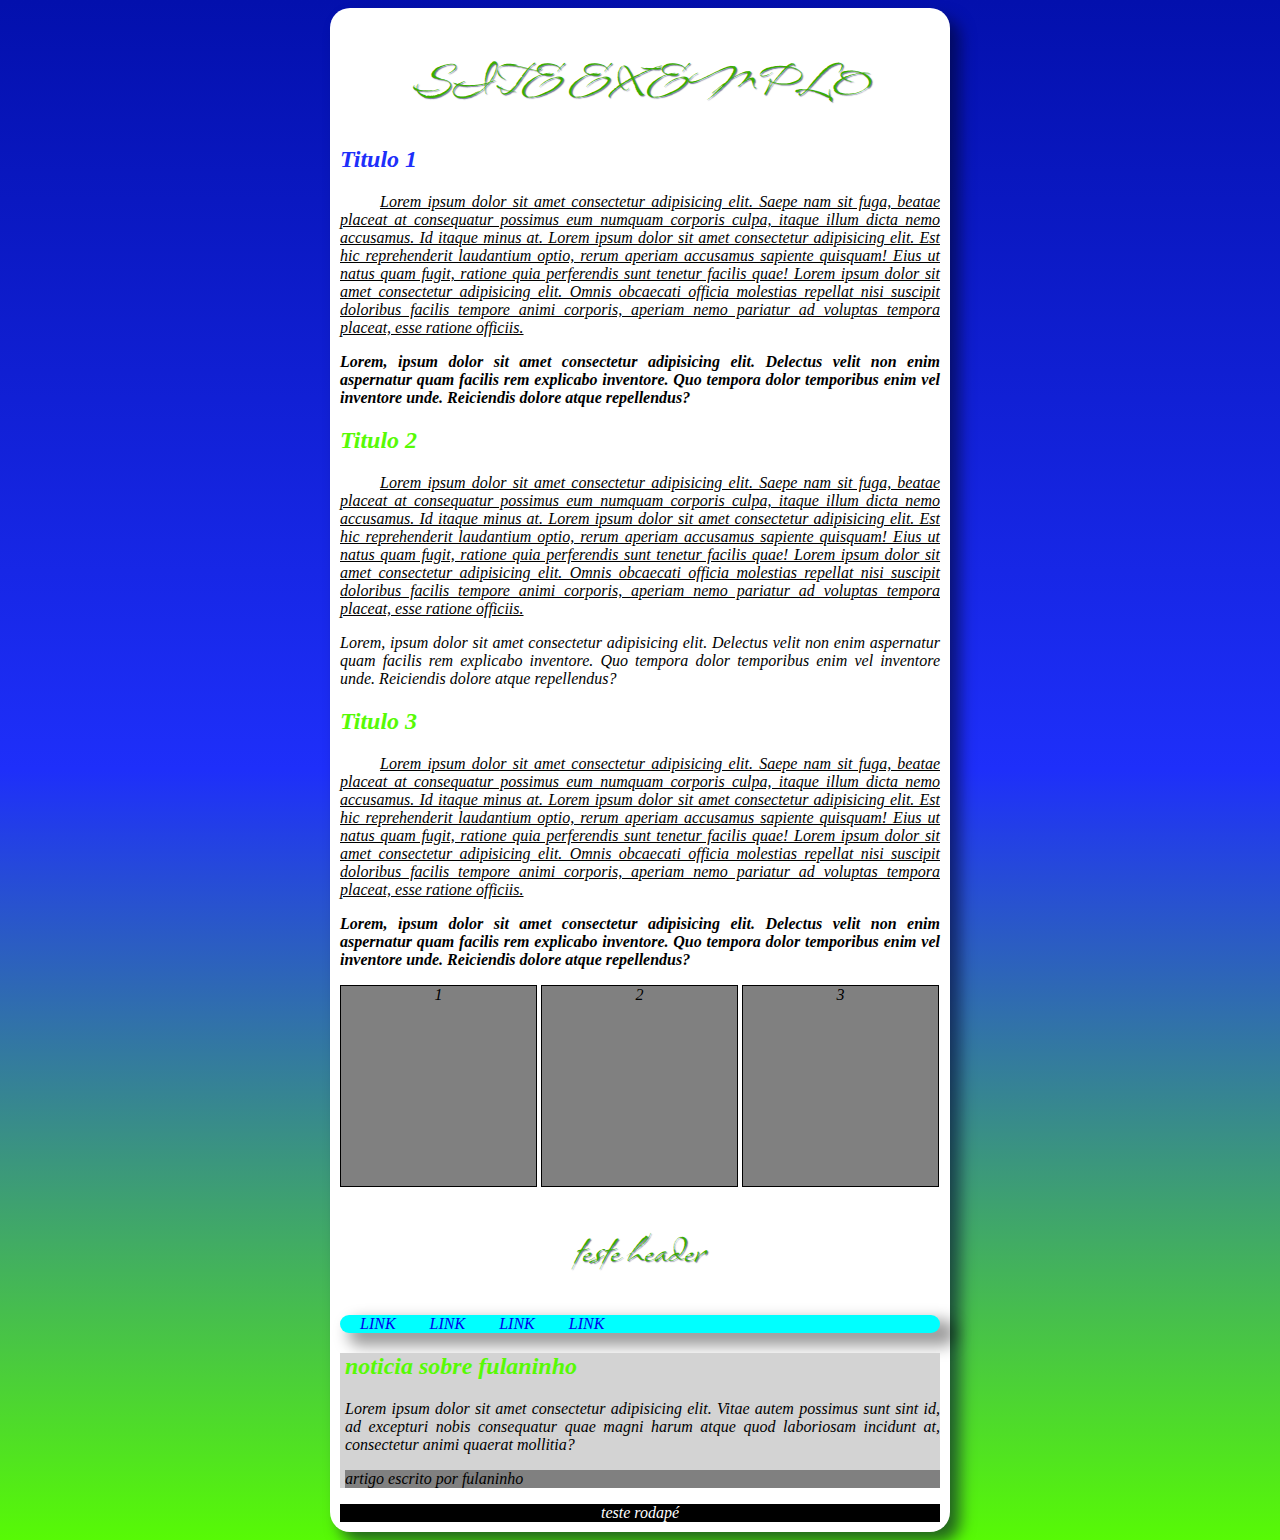
<file: HTML_GUANABARA/MÓDULO 2/index.html>
<!DOCTYPE html>
<html lang="pt-br">

<head>
    <meta charset="UTF-8">
    <meta http-equiv="X-UA-Compatible" content="IE=edge">
    <meta name="viewport" content="width=device-width, initial-scale=1.0">
    <title>TESTE SITE</title>
    <link rel="stylesheet" href="estilo.css"> <!--ctrl e clicar em cima cria o arquivo-->
</head>

<body>
    <main>
        <h1>SITE EXEMPLO</h1>
        <h2 id="primario">Titulo 1</h2>
        <p class="paragrafo">Lorem ipsum dolor sit amet consectetur adipisicing elit. Saepe nam sit fuga, beatae placeat at consequatur
            possimus eum numquam corporis culpa, itaque illum dicta nemo accusamus. Id itaque minus at. Lorem ipsum dolor
            sit amet consectetur adipisicing elit. Est hic reprehenderit laudantium optio, rerum aperiam accusamus sapiente
            quisquam! Eius ut natus quam fugit, ratione quia perferendis sunt tenetur facilis quae! Lorem ipsum dolor sit
            amet consectetur adipisicing elit. Omnis obcaecati officia molestias repellat nisi suscipit doloribus facilis
            tempore animi corporis, aperiam nemo pariatur ad voluptas tempora placeat, esse ratione officiis.</p>
        <p class="paragrafo2">Lorem, ipsum dolor sit amet consectetur adipisicing elit. Delectus velit non enim aspernatur quam facilis rem explicabo inventore. Quo tempora dolor temporibus enim vel inventore unde. Reiciendis dolore atque repellendus?</p>
        <h2>Titulo 2 </h2>
        <p class="paragrafo">Lorem ipsum dolor sit amet consectetur adipisicing elit. Saepe nam sit fuga, beatae placeat at consequatur
            possimus eum numquam corporis culpa, itaque illum dicta nemo accusamus. Id itaque minus at. Lorem ipsum dolor
            sit amet consectetur adipisicing elit. Est hic reprehenderit laudantium optio, rerum aperiam accusamus sapiente
            quisquam! Eius ut natus quam fugit, ratione quia perferendis sunt tenetur facilis quae! Lorem ipsum dolor sit
            amet consectetur adipisicing elit. Omnis obcaecati officia molestias repellat nisi suscipit doloribus facilis
            tempore animi corporis, aperiam nemo pariatur ad voluptas tempora placeat, esse ratione officiis.</p>
        <p>Lorem, ipsum dolor sit amet consectetur adipisicing elit. Delectus velit non enim aspernatur quam facilis rem explicabo inventore. Quo tempora dolor temporibus enim vel inventore unde. Reiciendis dolore atque repellendus?</p>
        <h2>Titulo 3</h2>
        <p class="paragrafo">Lorem ipsum dolor sit amet consectetur adipisicing elit. Saepe nam sit fuga, beatae placeat at consequatur
            possimus eum numquam corporis culpa, itaque illum dicta nemo accusamus. Id itaque minus at. Lorem ipsum dolor
            sit amet consectetur adipisicing elit. Est hic reprehenderit laudantium optio, rerum aperiam accusamus sapiente
            quisquam! Eius ut natus quam fugit, ratione quia perferendis sunt tenetur facilis quae! Lorem ipsum dolor sit
            amet consectetur adipisicing elit. Omnis obcaecati officia molestias repellat nisi suscipit doloribus facilis
            tempore animi corporis, aperiam nemo pariatur ad voluptas tempora placeat, esse ratione officiis.</p>
        <p class="paragrafo2">Lorem, ipsum dolor sit amet consectetur adipisicing elit. Delectus velit non enim aspernatur quam facilis rem explicabo inventore. Quo tempora dolor temporibus enim vel inventore unde. Reiciendis dolore atque repellendus?</p>

        <div id="d1">1</div>
        <div id="d2">2</div>
        <div id="d3">3</div>

        <header>
            <h1>teste header</h1>
            <nav>
                <a href="#">LINK</a>
                <a href="#">LINK</a>
                <a href="#">LINK</a>
                <a href="#">LINK</a>
            </nav>
        </header>
        
            <section id="noticias">
                <article>
                    <h2>noticia sobre fulaninho</h2>
                    <p>Lorem ipsum dolor sit amet consectetur adipisicing elit. Vitae autem possimus sunt sint id, ad excepturi nobis consequatur quae magni harum atque quod laboriosam incidunt at, consectetur animi quaerat mollitia?</p>
                    <aside>
                        <p>artigo escrito por fulaninho</p>
                    </aside>
                </article>
            </section>
            <section id="anuncios"></section>
        

        <footer>
            teste rodapé
        </footer>
    </main>

    
</body>

</html>
</file>
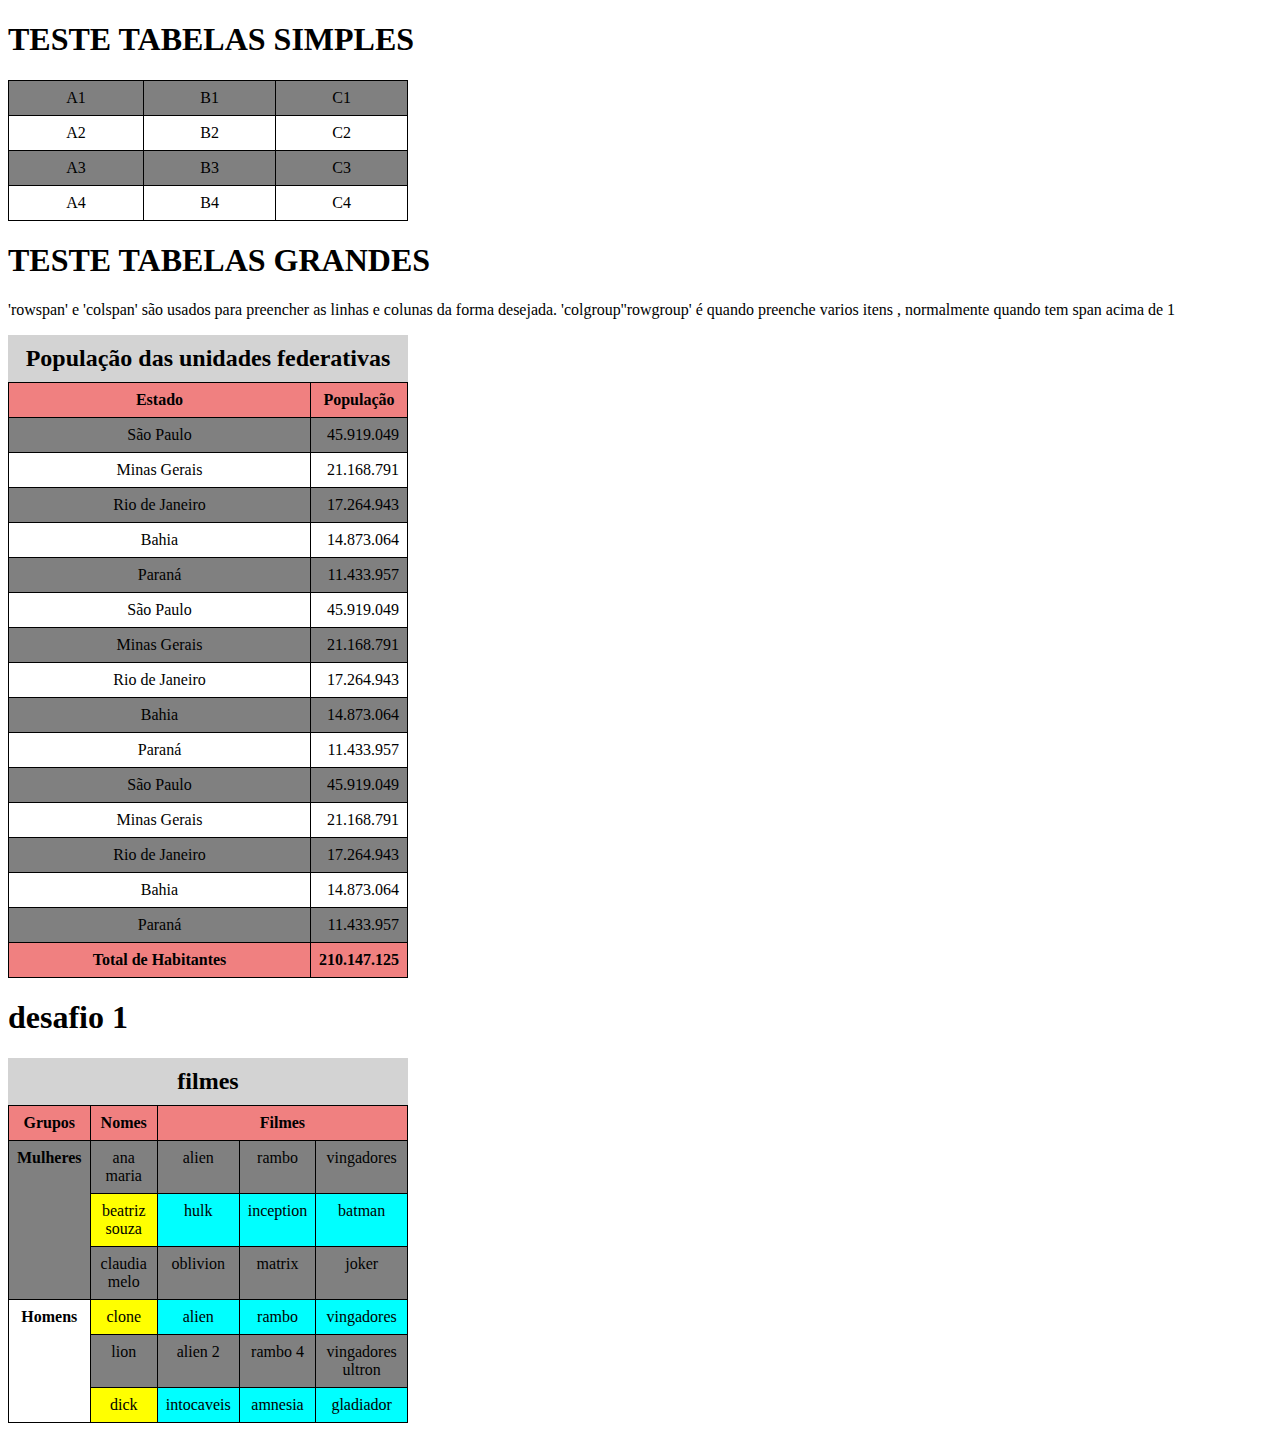
<file: HTML_GUANABARA/MÓDULO 3/index.html>
<!DOCTYPE html>
<html lang="pt-br">

<head>
    <meta charset="UTF-8">
    <meta http-equiv="X-UA-Compatible" content="IE=edge">
    <meta name="viewport" content="width=device-width, initial-scale=1.0">
    <title>tabelas</title>
    <link rel="stylesheet" href="style.css">
</head>

<body>
    <h1>TESTE TABELAS SIMPLES</h1>
    <table>
        <tr> <!--table row-->
            <td>A1</td> <!--table data-->
            <td>B1</td>
            <td>C1</td>
        </tr>
        <tr>
            <td>A2</td>
            <td>B2</td>
            <td>C2</td>
        </tr>
        <tr>
            <td>A3</td>
            <td>B3</td>
            <td>C3</td>
        </tr>
        <tr>
            <td>A4</td>
            <td>B4</td>
            <td>C4</td>
        </tr>
    </table>

    <h1>TESTE TABELAS GRANDES</h1>
    <p>'rowspan' e 'colspan' são usados para preencher as linhas e colunas da forma desejada. 'colgroup''rowgroup' é
        quando preenche varios itens , normalmente quando tem span acima de 1</p>
    <div id="container"> <!--esta div pode ser criada para poder configurar o scroll e responsividade da tabela.-->
        <table>
            <caption>População das unidades federativas</caption>
            <thead>
                <tr>
                    <th scope="col">Estado</th>
                    <th scope="col" style="width: 50px;">População</th>
                </tr>
            </thead>
            <tbody>
                <tr>
                    <td>São Paulo</td>
                    <td class="numero">45.919.049</td>
                </tr>
                <tr>
                    <td>Minas Gerais</td>
                    <td class="numero">21.168.791</td>
                </tr>
                <tr>
                    <td>Rio de Janeiro</td>
                    <td class="numero">17.264.943</td>
                </tr>
                <tr>
                    <td>Bahia</td>
                    <td class="numero">14.873.064</td>
                </tr>
                <tr>
                    <td>Paraná</td>
                    <td class="numero">11.433.957</td>
                </tr>
                <tr>
                    <td>São Paulo</td>
                    <td class="numero">45.919.049</td>
                </tr>
                <tr>
                    <td>Minas Gerais</td>
                    <td class="numero">21.168.791</td>
                </tr>
                <tr>
                    <td>Rio de Janeiro</td>
                    <td class="numero">17.264.943</td>
                </tr>
                <tr>
                    <td>Bahia</td>
                    <td class="numero">14.873.064</td>
                </tr>
                <tr>
                    <td>Paraná</td>
                    <td class="numero">11.433.957</td>
                </tr>
                <tr>
                    <td>São Paulo</td>
                    <td class="numero">45.919.049</td>
                </tr>
                <tr>
                    <td>Minas Gerais</td>
                    <td class="numero">21.168.791</td>
                </tr>
                <tr>
                    <td>Rio de Janeiro</td>
                    <td class="numero">17.264.943</td>
                </tr>
                <tr>
                    <td>Bahia</td>
                    <td class="numero">14.873.064</td>
                </tr>
                <tr>
                    <td>Paraná</td>
                    <td class="numero">11.433.957</td>
                </tr>
            </tbody>
            <tfoot>
                <tr>
                    <th scope="row">Total de Habitantes</th>
                    <td class="numero"><strong>210.147.125</strong></td>
                </tr>
            </tfoot>
        </table>
    </div>

    <h1>desafio 1</h1>
    <table>
        <colgroup> <!--para usar configuração para coluna inteira-->
            <col class="cgrupo">
            <col class="cnome">
            <col class="cfilme" span="3"> <!--span para expandir em todo o 'colgroup'-->
        </colgroup>
        <caption>filmes</caption>
        <thead>
            <tr>
                <th scope="col">Grupos</th>
                <th scope="col">Nomes</th>
                <th scope="colgroup" colspan="3">Filmes</th>
            </tr>

        </thead>

        <tbody>
            <tr>
                <th scope="rowgroup" rowspan="3">Mulheres</th>
                <td>ana maria</td>
                <td>alien</td>
                <td>rambo</td>
                <td>vingadores</td>
            </tr>
            <tr>
                <td>beatriz souza</td>
                <td>hulk</td>
                <td>inception</td>
                <td>batman</td>
            </tr>
            <tr>
                <td>claudia melo</td>
                <td>oblivion</td>
                <td>matrix</td>
                <td>joker</td>
            </tr>
            <tr>
                <th scope="rowgroup" rowspan="3">Homens</th>
                <td>clone</td>
                <td>alien</td>
                <td>rambo</td>
                <td>vingadores</td>
            </tr>
            <tr>
                <td>lion</td>
                <td>alien 2</td>
                <td>rambo 4</td>
                <td>vingadores ultron</td>
            </tr>
            <tr>
                <td>dick</td>
                <td>intocaveis</td>
                <td>amnesia</td>
                <td>gladiador</td>
            </tr>

        </tbody>





</body>

</html>
</file>
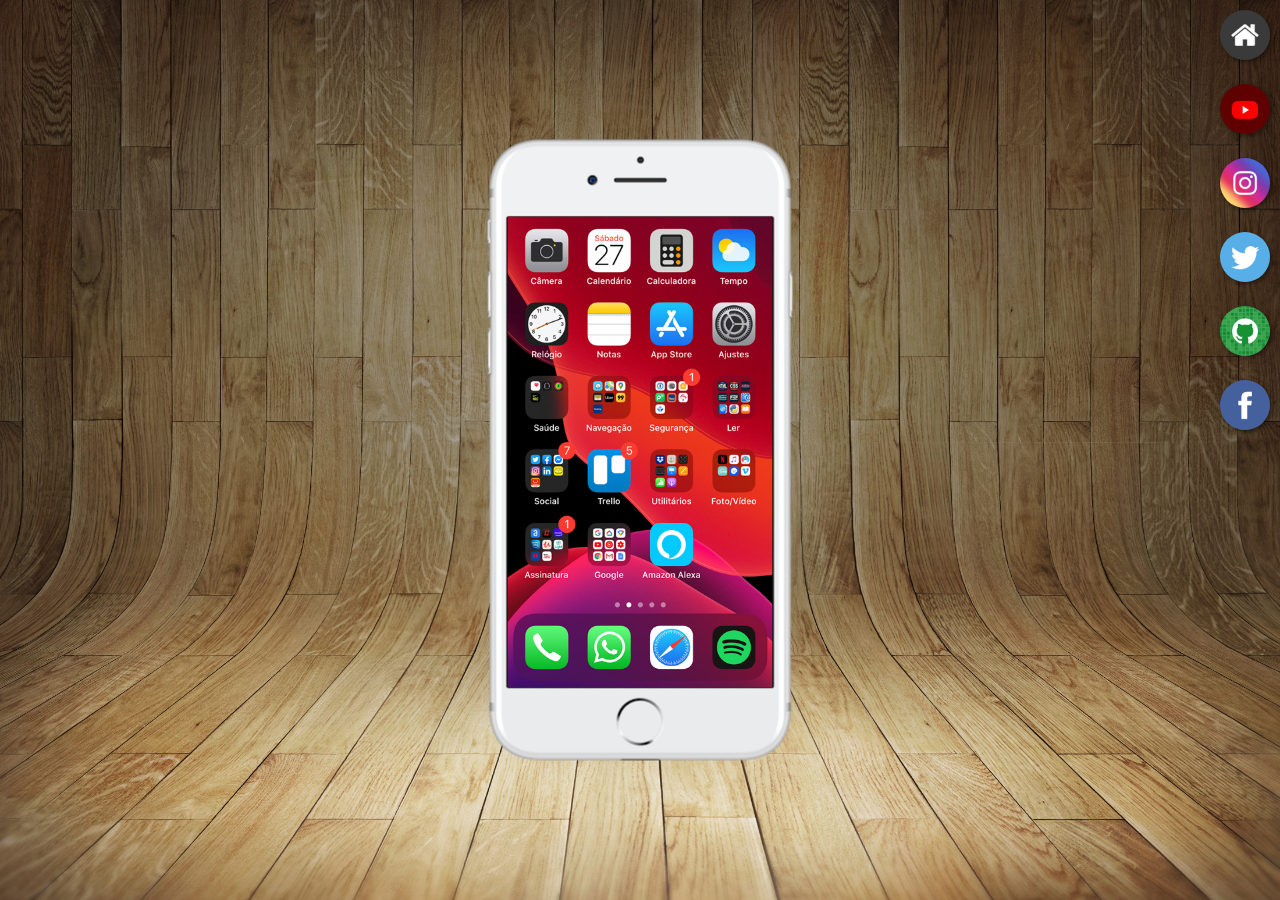
<file: HTML_GUANABARA/MÓDULO 4/index.html>
<!DOCTYPE html>
<html lang="pt-br">

<head>
    <meta charset="UTF-8">
    <meta http-equiv="X-UA-Compatible" content="IE=edge">
    <meta name="viewport" content="width=device-width, initial-scale=1.0">
    <link rel="stylesheet" href="estilos/style.css">
    <link rel="shortcut icon" href="favicon.ico" type="image/x-icon">
    <title>Projeto iframe.</title>
</head>

<body>
    <main>
        <section id="telefone">
            <iframe src="home.html" name="tela" id="tela" frameborder="0">
                <p>seu navegador não é compativel.</p>
            </iframe>
        </section>

        <section id="redes-sociais">
            <a href="home.html" target="tela"><img src="imagens/logo-home.jpg" alt="Home"></a><br>
            <a href="ytb.html" target="tela"><img src="imagens/logo-youtube.jpg" alt="Youtube"></a><br>
            <a href="#" target="tela"><img src="imagens/logo-instagram.jpg" alt="instagram"></a><br>
            <a href="twitter.html" target="tela"><img src="imagens/logo-twitter.jpg" alt="twitter"></a><br>
            <a href="#" target="tela"><img src="imagens/logo-github.jpg" alt="github"></a><br>
            <a href="#" target="tela"><img src="imagens/logo-facebook.jpg" alt="facebook"></a><br>
        </section>
    </main>

</body>

</html>
</file>
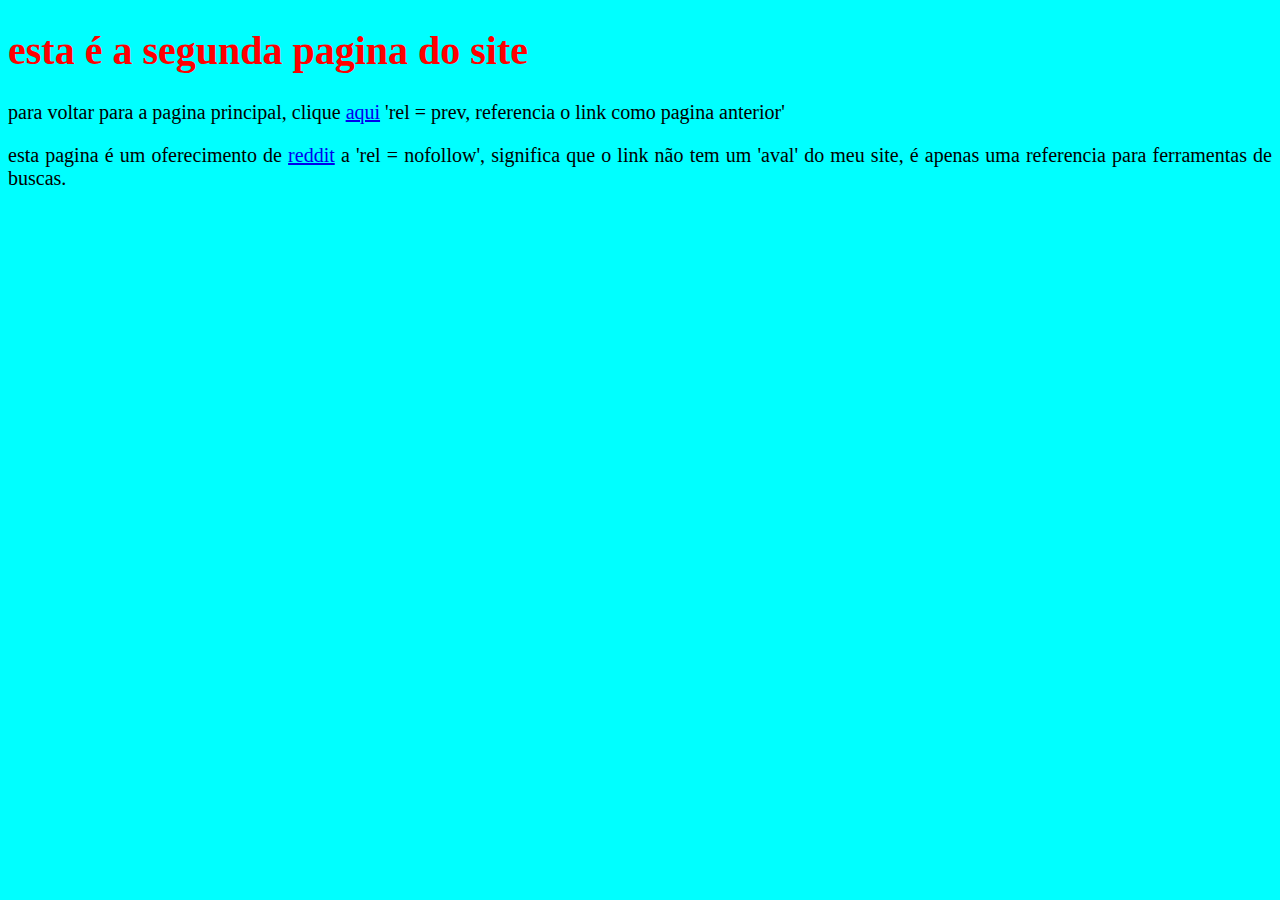
<file: HTML_GUANABARA/MÓDULO 1/pag02.html>
<!DOCTYPE html>
<html lang="pt-br">

<head>
    <meta charset="UTF-8">
    <meta http-equiv="X-UA-Compatible" content="IE=edge">
    <meta name="viewport" content="width=device-width, initial-scale=1.0">
    <title>pagina 02</title>
    <link rel="stylesheet" href="estilo.css">
</head>

<body>
    <h1>esta é a segunda pagina do site</h1>
    <p>para voltar para a pagina principal, clique <a href="index.html" rel="prev">aqui</a> 'rel = prev, referencia o
        link como pagina anterior'</p>
    <p>esta pagina é um oferecimento de <a href="https://www.reddit.com" target="_blank" rel="nofollow">reddit</a> a
        'rel = nofollow', significa que o link não tem um 'aval' do meu site, é apenas uma referencia para ferramentas
        de buscas.</p>
</body>

</html>
</file>
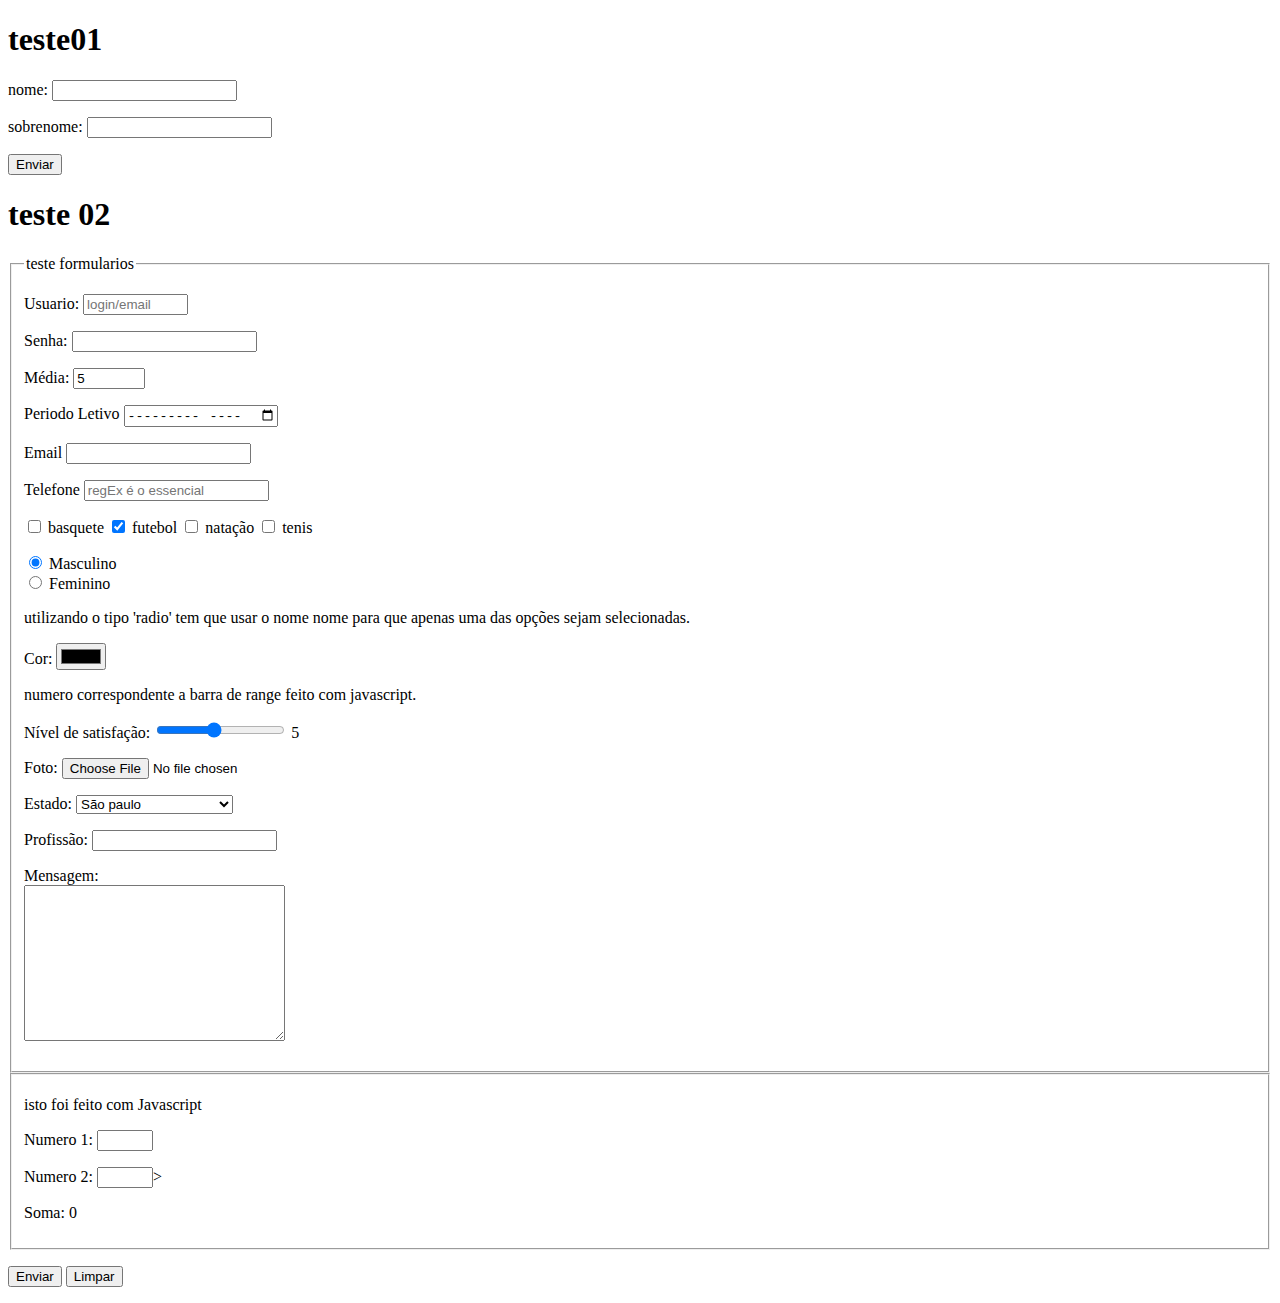
<file: HTML_GUANABARA/MÓDULO 4/forms.html>
<!DOCTYPE html>
<html lang="pt-br">

<head>
    <meta charset="UTF-8">
    <meta http-equiv="X-UA-Compatible" content="IE=edge">
    <meta name="viewport" content="width=device-width, initial-scale=1.0">
    <title>Document</title>
</head>

<body>
    <h1>teste01</h1>
    <form action="cadastro.php" autocomplete="off" method="get">
        <p><label for="inome">nome:</label> <input type="text" name="nome" id="inome"></p>
        <p><label for="isobrenome">sobrenome:</label> <input type="text" name="sobrenome" id="isobrenome"> </p>
        <p><input type="submit" value="Enviar"></p>
    </form>
    <h1>teste 02</h1>
    <form action="cadastro.php" method="post">
        <fieldset>
            <legend>teste formularios</legend>
            <p>
                <label for="iuser"> Usuario: </label>
                <input type="text" name="user" id="iuser" required size="10" placeholder="login/email">
            </p>
            <p>
                <label for="isenha"> Senha: </label>
                <input type="password" name="senha" id="isenha" required minlength="4" maxlength="6">
            </p>
            <p>
                <label for="imedia"> Média: </label>
                <input type="number" name="media" id="imedia" min="0" max="10" placeholder="0 a 10" step="0.5"
                    value="5">
            </p>
            <p>
                <label for="imes">Periodo Letivo </label>
                <input type="month" name="mes" id="imes">
            </p>
            <p>
                <label for="iemail">Email</label>
                <input type="email" name="email" id="iemail">
            </p>
            <p>
                <label for="itel">Telefone</label>
                <input type="tel" name="tel" id="itel" placeholder="regEx é o essencial">
            </p>

            <p>
                <input type="checkbox" name="bas" id="ibas">
                <label for="ibas">basquete</label>
                <input type="checkbox" name="fut" id="ifut" checked>
                <label for="ifut">futebol</label>
                <input type="checkbox" name="nat" id="inat">
                <label for="inat">natação</label>
                <input type="checkbox" name="ten" id="iten">
                <label for="iten">tenis</label>
            </p>
            <p>
                <input type="radio" name="sexo" id="isxmas" checked>
                <label for="isxmas">Masculino</label>
                <br>
                <input type="radio" name="sexo" id="isxfem">
                <label for="isxfem">Feminino</label>
            <p>utilizando o tipo 'radio' tem que usar o nome nome para que apenas uma das opções sejam selecionadas.
            </p>
            </p>

            <p>
                <label for="icor">Cor: </label>
                <input type="color" name="cor" id="icor">
            </p>

            <p>
            <p>numero correspondente a barra de range feito com javascript.</p>
            <label for="inivel">Nível de satisfação: </label>
            <input type="range" name="nivel" id="inivel" min="1" max="10" value="5"
                oninput="ival.innerHTML = Number(inivel.value)">
            <output id="ival">5</output>
            </p>

            <p>
                <label for="ifile">Foto: </label>
                <input type="file" name="file" id="ifile">
            </p>

            <p>
                <label for="iest">Estado: </label>
                <select name="estado" id="iest">
                    <optgroup label="Região Sudeste">
                        <option value="SP">São paulo</option>
                        <option value="RJ">Rio de janeiro</option>
                        <option value="MG">Minas gerais</option>
                    </optgroup>
                    <optgroup label="Região Nordeste">
                        <option value="MA">Maranhão</option>
                        <option value="PE">Pernambuco</option>
                        <option value="RN">Rio grande do Norte</option>
                    </optgroup>
                </select>
            </p>

            <p>
                <label for="iprof">Profissão: </label>
                <input type="text" name="prof" id="iprof" list="lstprof">
                <datalist id="lstprof">
                    <option value="ADM">Administrador</option>
                    <option value="DEV">Desenvolvedor</option>
                    <option value="PROF">Professor</option>
                </datalist>
            </p>

            <p>
                <label for="imsg">Mensagem: </label> <br>
                <textarea name="msg" id="imsg" cols="30" rows="10"></textarea>
            </p>
        </fieldset>

        <fieldset>
            <p>isto foi feito com Javascript</p>
            <p>
                <label for="in1">Numero 1: </label>
                <input type="number" name="n1" id="in1" min="0" max="50" required
                    oninput="isoma.innerHTML = Number(in1.value) + Number(in2.value)">
            </p>
            <p>
                <label for="in2">Numero 2: </label>
                <input type="number" name="n2" id="in2" min="0" max="50" required
                    oninput="isoma.innerHTML = Number(in1.value) + Number(in2.value)">>
            </p>
            <p>
                <label for="isoma">Soma: </label>
                <output name="soma" id="isoma">
                    0
                </output>
            </p>

        </fieldset>

        <p>
            <input type="submit" value="Enviar">
            <input type="reset" value="Limpar">
        </p>




    </form>
</body>

</html>
</file>
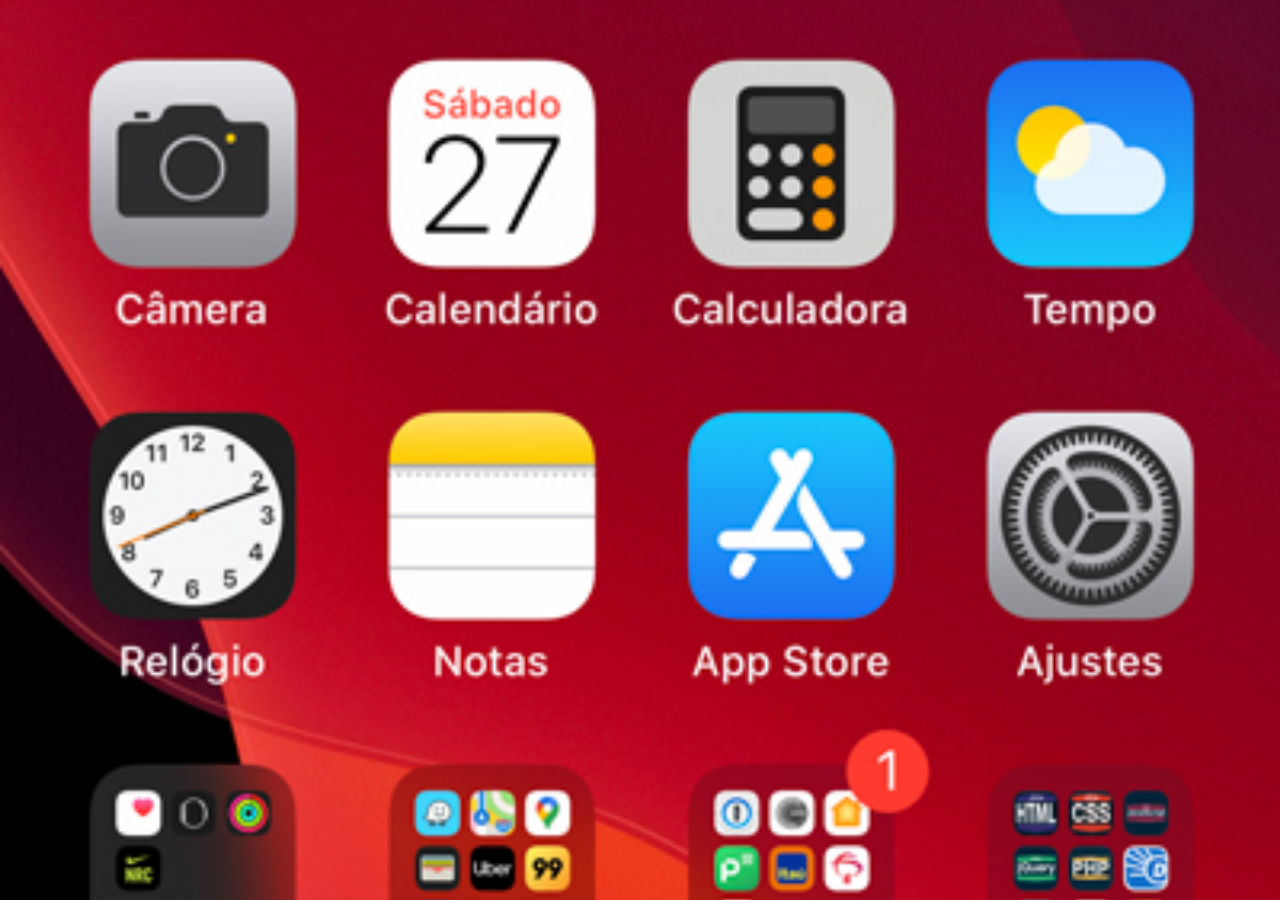
<file: HTML_GUANABARA/MÓDULO 4/home.html>
<!DOCTYPE html>
<html lang="pt-br>
<head>
    <meta charset="UTF-8">
    <meta http-equiv="X-UA-Compatible" content="IE=edge">
    <meta name="viewport" content="width=device-width, initial-scale=1.0">
    <title>conteudo</title>
</head>
    <style>
        * {
            margin: 0px;
            padding: 0px;
        }

        body {
            width: 100vw;
            height: 100vh;
            background: black url(imagens/tela-home.jpg) no-repeat top center;
            background-size: cover; /*para a imagem cobrir todo o espaço do iframe, após configurar o tamanho*/
        }

    </style>
<body>
    
</body>
</html>
</file>
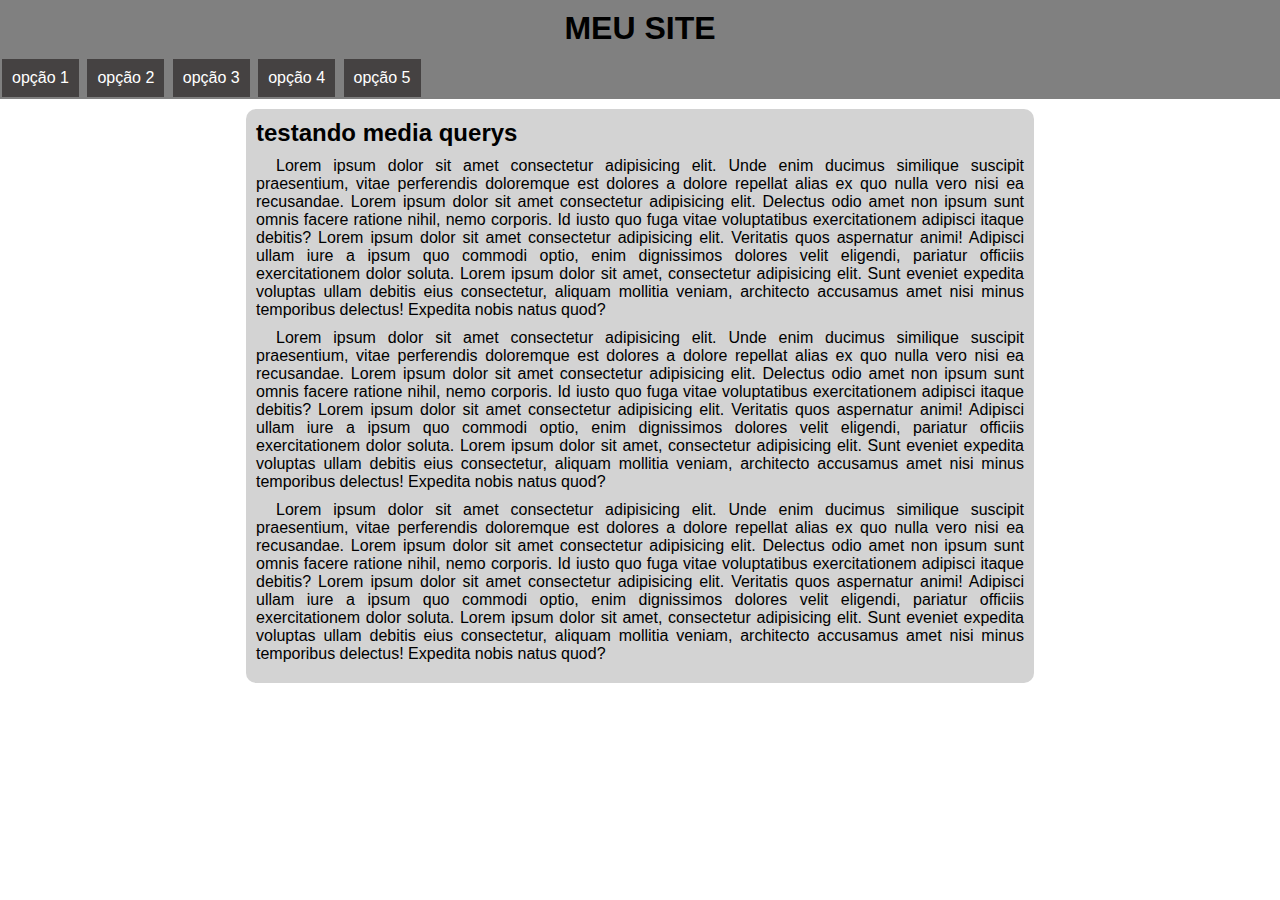
<file: HTML_GUANABARA/MÓDULO 4/menu_responsivo.html>
<!DOCTYPE html>
<html lang="pt-br">

<head>
    <meta charset="UTF-8">
    <meta http-equiv="X-UA-Compatible" content="IE=edge">
    <meta name="viewport" content="width=device-width, initial-scale=1.0">
    <link rel="stylesheet" href="../MÓDULO 4/estilos/estilos_menu.css">
    <link rel="stylesheet" href="../MÓDULO 4/estilos/menu_mediaquery.css">
    <title>menu</title>
    <link rel="stylesheet"
        href="https://fonts.googleapis.com/css2?family=Material+Symbols+Outlined:opsz,wght,FILL,GRAD@20..48,100..700,0..1,-50..200">
    <!--peguei este link no site do google fonts, na parte de icons.-->
</head>

<body onresize="mudoutamanho()">
    <header>
        <h1>MEU SITE</h1>
        <i id="menu" class="material-symbols-outlined" onclick="clickMenu()">menu</i>
        <menu id="itens">
            <ul>
                <li><a href="#">opção 1</a></li>
                <li><a href="#">opção 2</a></li>
                <li><a href="#">opção 3</a></li>
                <li><a href="#">opção 4</a></li>
                <li><a href="#">opção 5</a></li>
            </ul>
        </menu>
    </header>
    <main>
        <article>
            <h2>testando media querys</h2>
            <p>Lorem ipsum dolor sit amet consectetur adipisicing elit. Unde enim ducimus similique suscipit
                praesentium, vitae perferendis doloremque est dolores a dolore repellat alias ex quo nulla vero nisi ea
                recusandae. Lorem ipsum dolor sit amet consectetur adipisicing elit. Delectus odio amet non ipsum sunt
                omnis facere ratione nihil, nemo corporis. Id iusto quo fuga vitae voluptatibus exercitationem adipisci
                itaque debitis? Lorem ipsum dolor sit amet consectetur adipisicing elit. Veritatis quos aspernatur
                animi! Adipisci ullam iure a ipsum quo commodi optio, enim dignissimos dolores velit eligendi, pariatur
                officiis exercitationem dolor soluta. Lorem ipsum dolor sit amet, consectetur adipisicing elit. Sunt
                eveniet expedita voluptas ullam debitis eius consectetur, aliquam mollitia veniam, architecto accusamus
                amet nisi minus temporibus delectus! Expedita nobis natus quod?</p>
            <p>Lorem ipsum dolor sit amet consectetur adipisicing elit. Unde enim ducimus similique suscipit
                praesentium, vitae perferendis doloremque est dolores a dolore repellat alias ex quo nulla vero nisi ea
                recusandae. Lorem ipsum dolor sit amet consectetur adipisicing elit. Delectus odio amet non ipsum sunt
                omnis facere ratione nihil, nemo corporis. Id iusto quo fuga vitae voluptatibus exercitationem adipisci
                itaque debitis? Lorem ipsum dolor sit amet consectetur adipisicing elit. Veritatis quos aspernatur
                animi! Adipisci ullam iure a ipsum quo commodi optio, enim dignissimos dolores velit eligendi, pariatur
                officiis exercitationem dolor soluta. Lorem ipsum dolor sit amet, consectetur adipisicing elit. Sunt
                eveniet expedita voluptas ullam debitis eius consectetur, aliquam mollitia veniam, architecto accusamus
                amet nisi minus temporibus delectus! Expedita nobis natus quod?</p>
            <p>Lorem ipsum dolor sit amet consectetur adipisicing elit. Unde enim ducimus similique suscipit
                praesentium, vitae perferendis doloremque est dolores a dolore repellat alias ex quo nulla vero nisi ea
                recusandae. Lorem ipsum dolor sit amet consectetur adipisicing elit. Delectus odio amet non ipsum sunt
                omnis facere ratione nihil, nemo corporis. Id iusto quo fuga vitae voluptatibus exercitationem adipisci
                itaque debitis? Lorem ipsum dolor sit amet consectetur adipisicing elit. Veritatis quos aspernatur
                animi! Adipisci ullam iure a ipsum quo commodi optio, enim dignissimos dolores velit eligendi, pariatur
                officiis exercitationem dolor soluta. Lorem ipsum dolor sit amet, consectetur adipisicing elit. Sunt
                eveniet expedita voluptas ullam debitis eius consectetur, aliquam mollitia veniam, architecto accusamus
                amet nisi minus temporibus delectus! Expedita nobis natus quod?</p>
        </article>
    </main>

    <script>
        function clickMenu() {
            if (itens.style.display == 'block') {
                itens.style.display = 'none' // todo o conteudo com a id 'itens'(menu), tera o display do style como none, escondendo seu conteudo.
            } else {
                itens.style.display = 'block' // todo o conteudo com a id 'itens'(menu), tera o display do style como block, mostrando seu conteudo.
            }
        }

        function mudoutamanho() {
            if (window.innerWidth >= 768) {
                itens.style.display = 'block'
            } else {
                itens.style.display = 'none'
            }
        }
    </script>
</body>

</html>
</file>
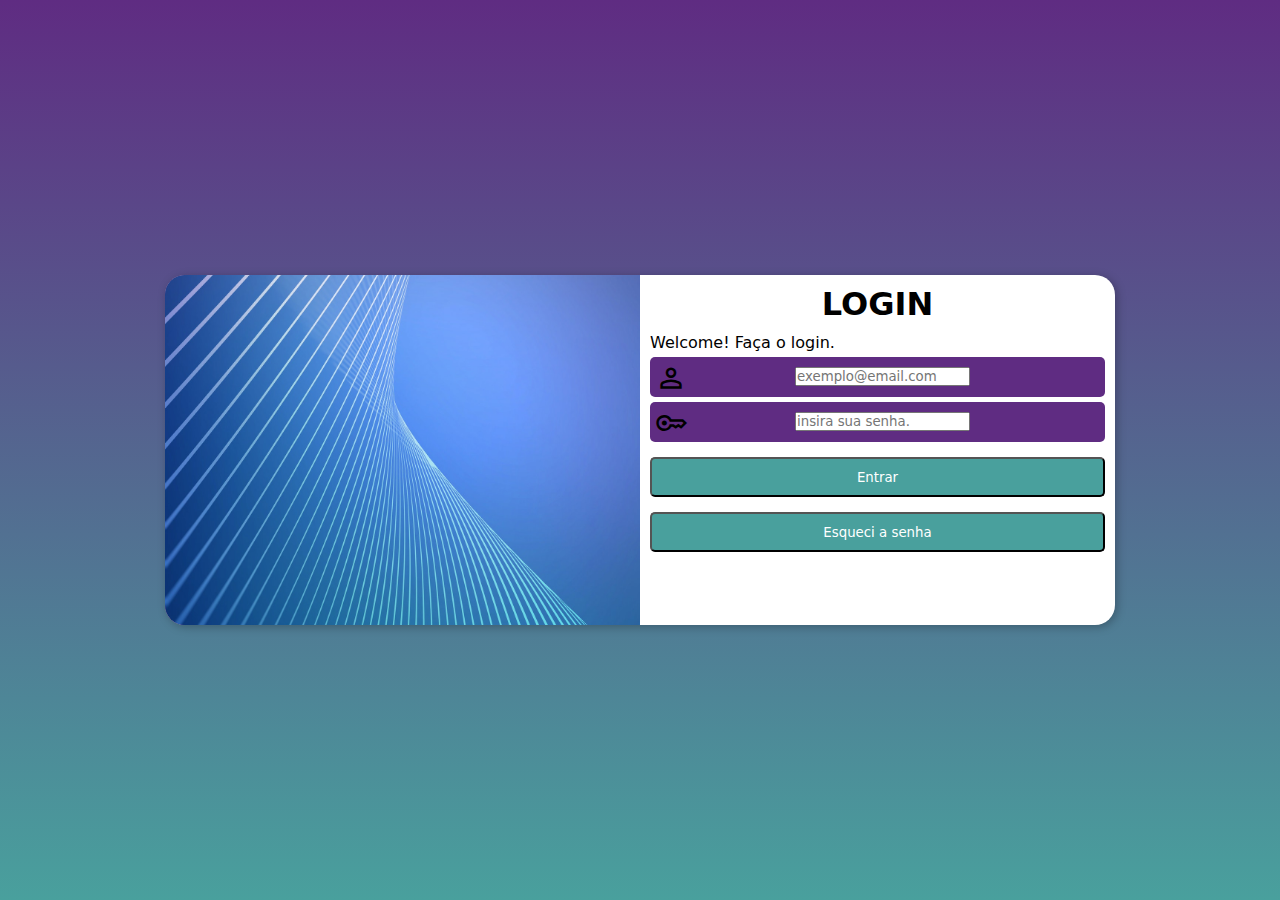
<file: HTML_GUANABARA/MÓDULO 4/Tela_login.html>
<!DOCTYPE html>
<html lang="pt-br">

<head>
    <meta charset="UTF-8">
    <meta http-equiv="X-UA-Compatible" content="IE=edge">
    <meta name="viewport" content="width=device-width, initial-scale=1.0">
    <link rel="stylesheet" href="../MÓDULO 4/estilos/estilo_tela_login.css">
    <link rel="stylesheet" href="../MÓDULO 4/estilos/estilo_tela_login_QUERYS.css">
    <link rel="stylesheet"
        href="https://fonts.googleapis.com/css2?family=Material+Symbols+Outlined:opsz,wght,FILL,GRAD@20..48,100..700,0..1,-50..200" />
    <title>Login</title>
</head>

<body>
    <main>
        <section id="login">
            <div id="imagem">

            </div>
            <div id="formulario">
                <h1>LOGIN</h1>
                <p>Welcome! Faça o login.</p>
                <form action="login.php" method="post" autocomplete="on">
                    <div class="campo">
                        <i class="material-symbols-outlined">Person</i>
                        <input type="email" name="login" id="ilogin" placeholder="exemplo@email.com"
                            autocomplete="email" required maxlength="30">
                        <label for="ilogin">LOGIN</label>
                    </div>
                    <div class="campo">
                        <i class="material-symbols-outlined">Key</i>
                        <input type="password" name="senha" id="isenha" placeholder="insira sua senha."
                            autocomplete="current-password" required minlength="8" maxlength="12">
                        <label for="isenha">SENHA</label>
                    </div>
                    <input type="submit" value="Entrar">
                    <button>Esqueci a senha</button>
                </form>
            </div>
        </section>
    </main>
</body>

</html>
</file>
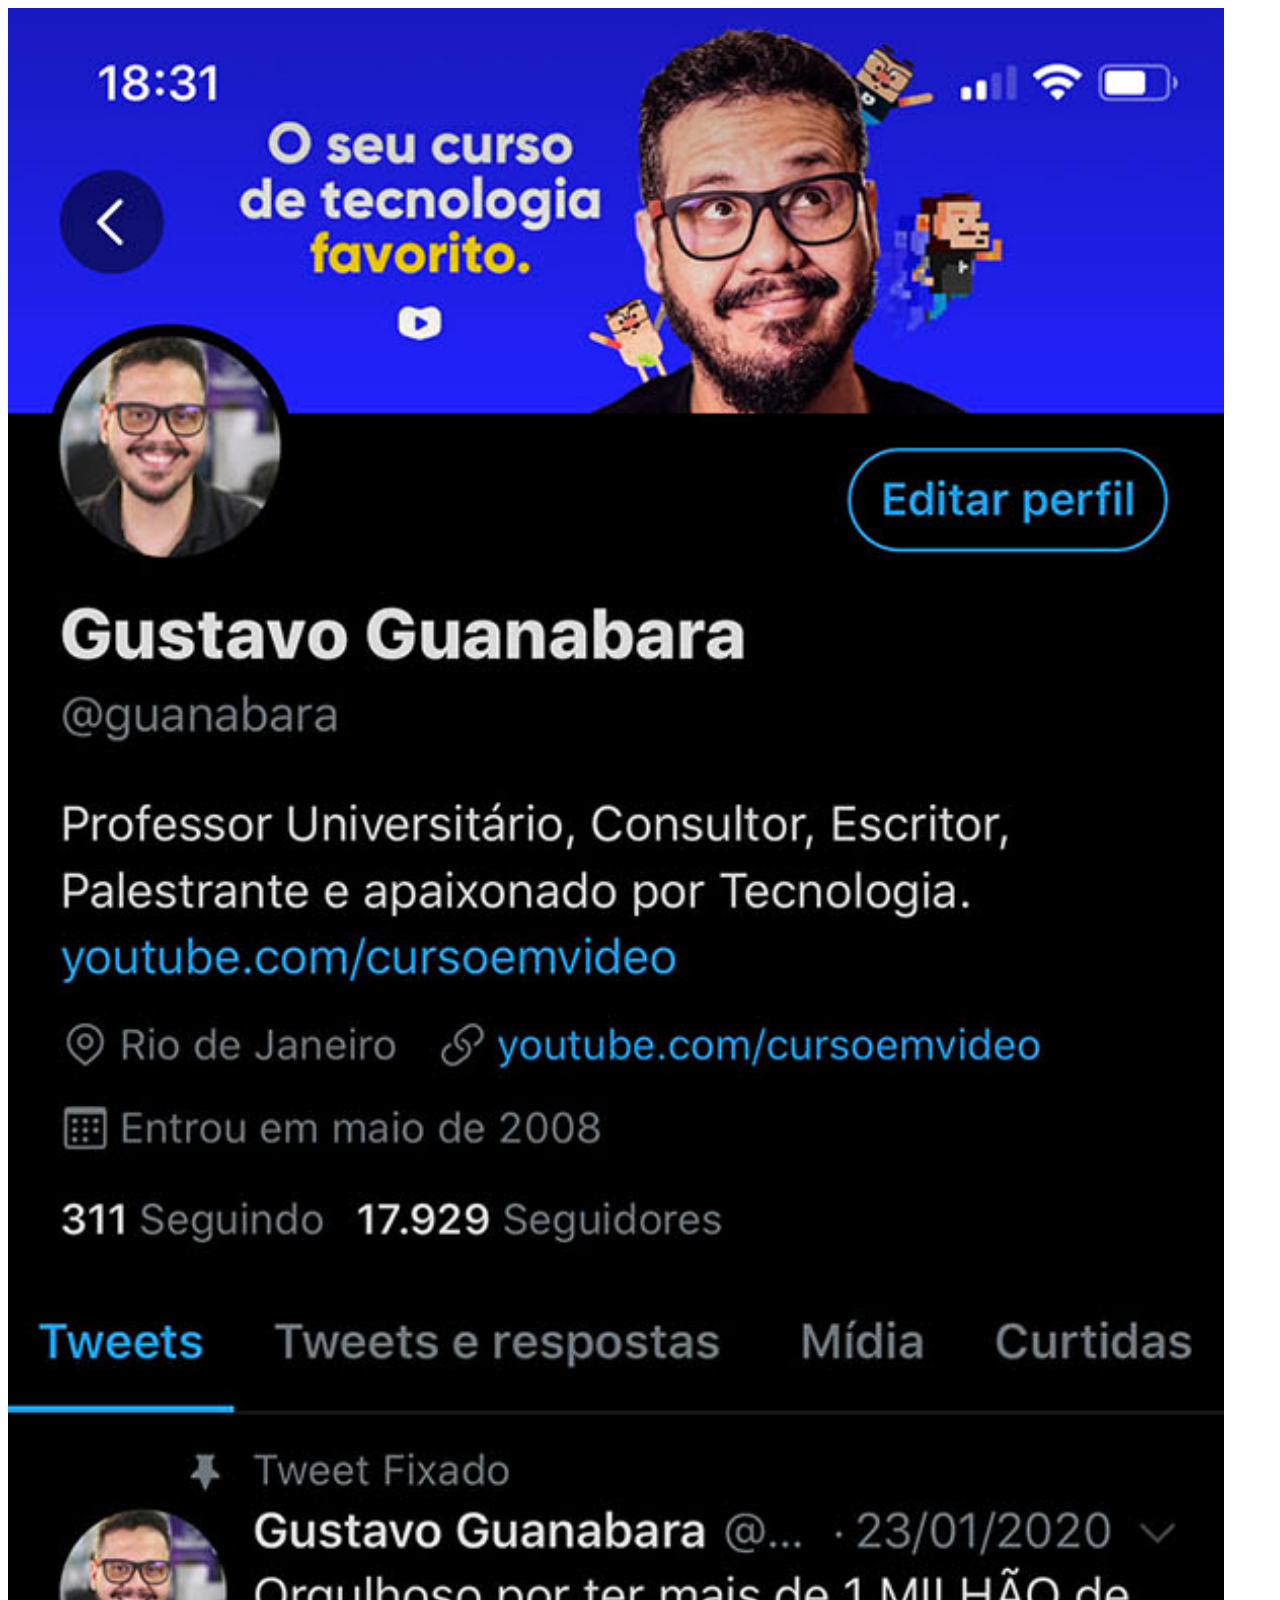
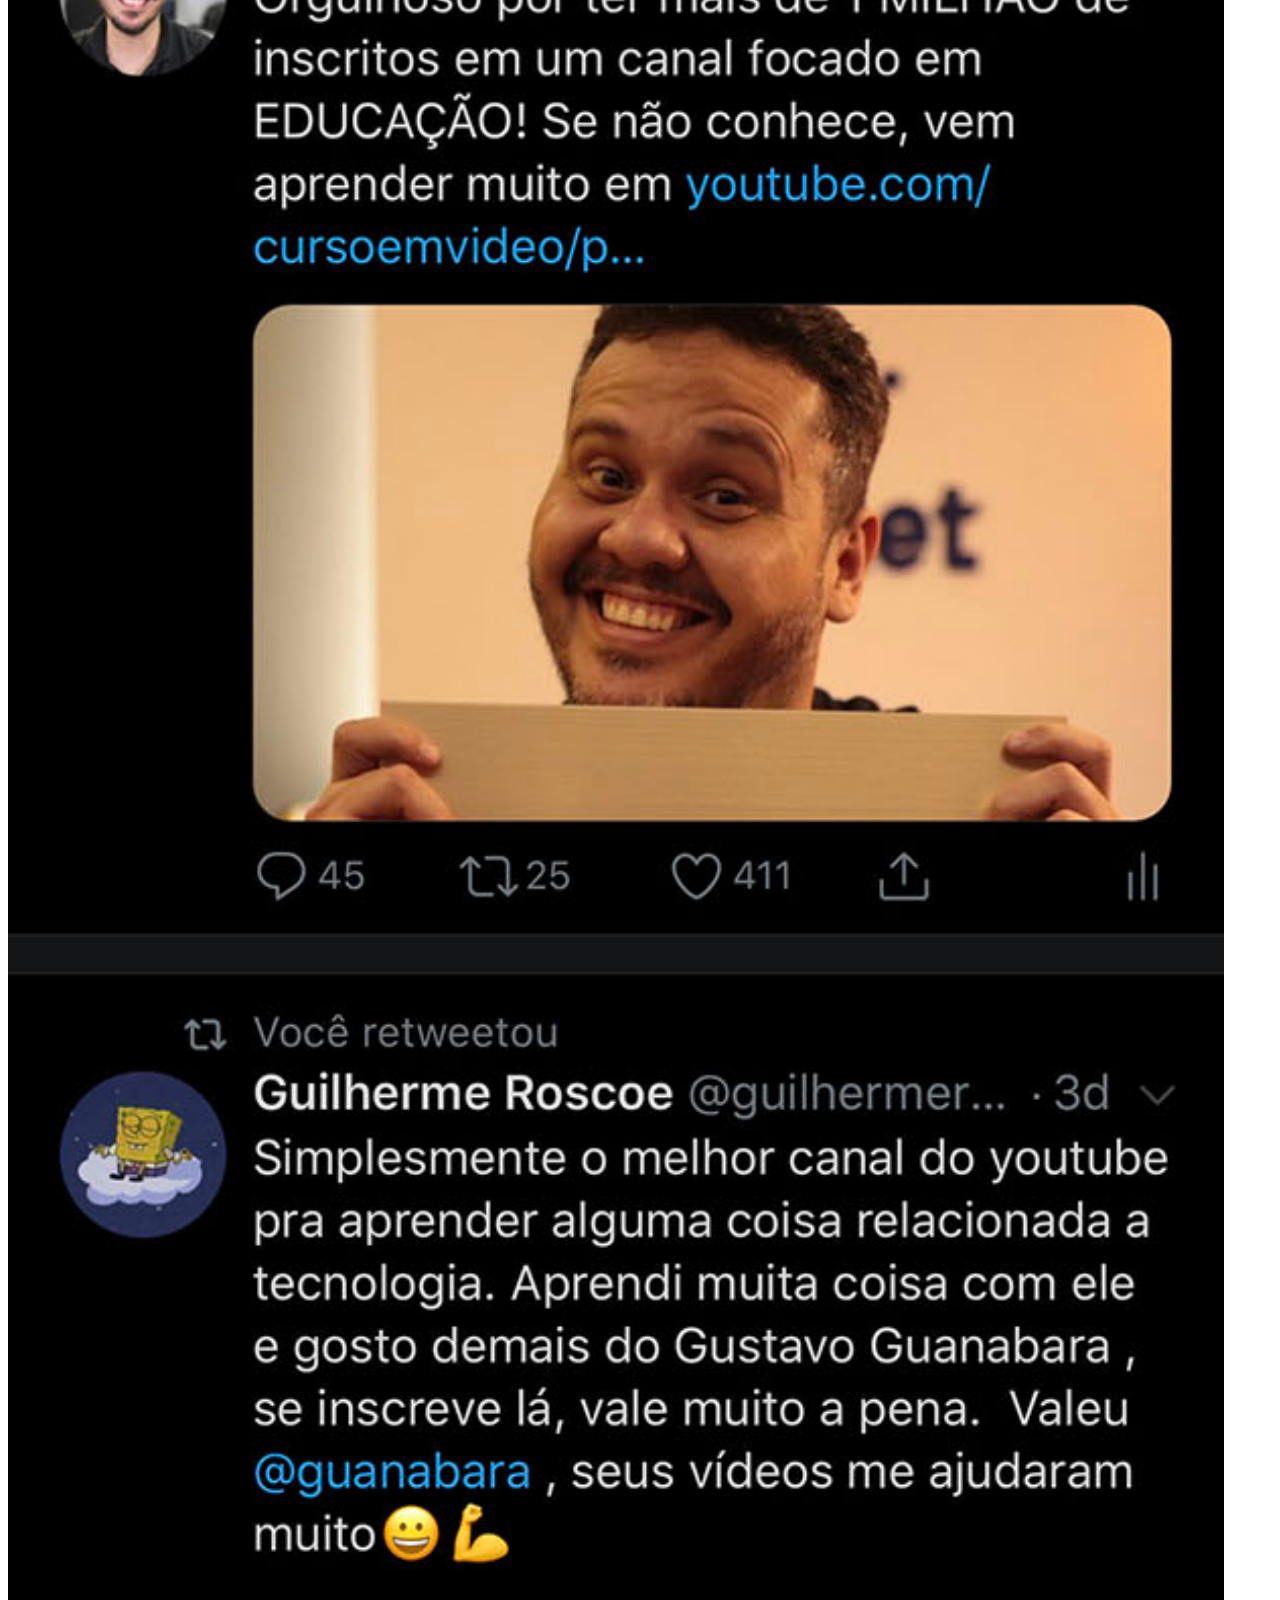
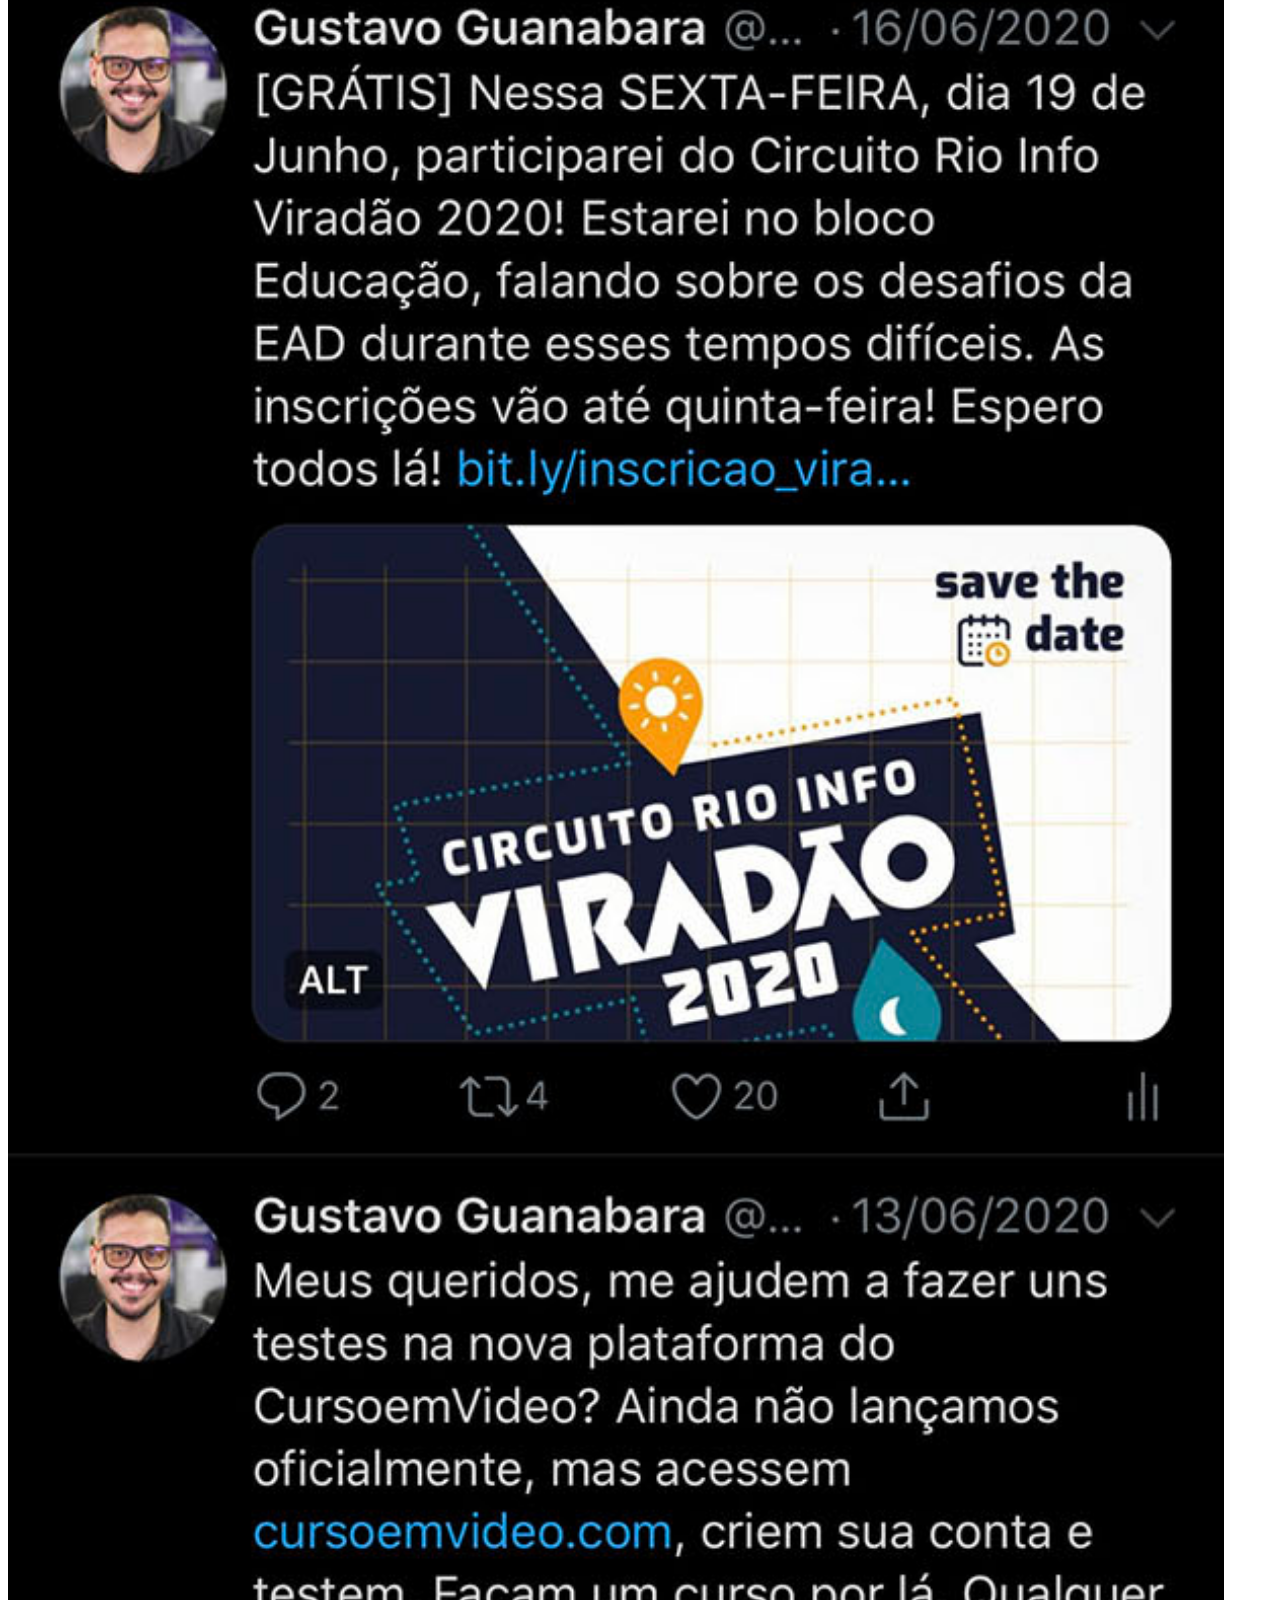
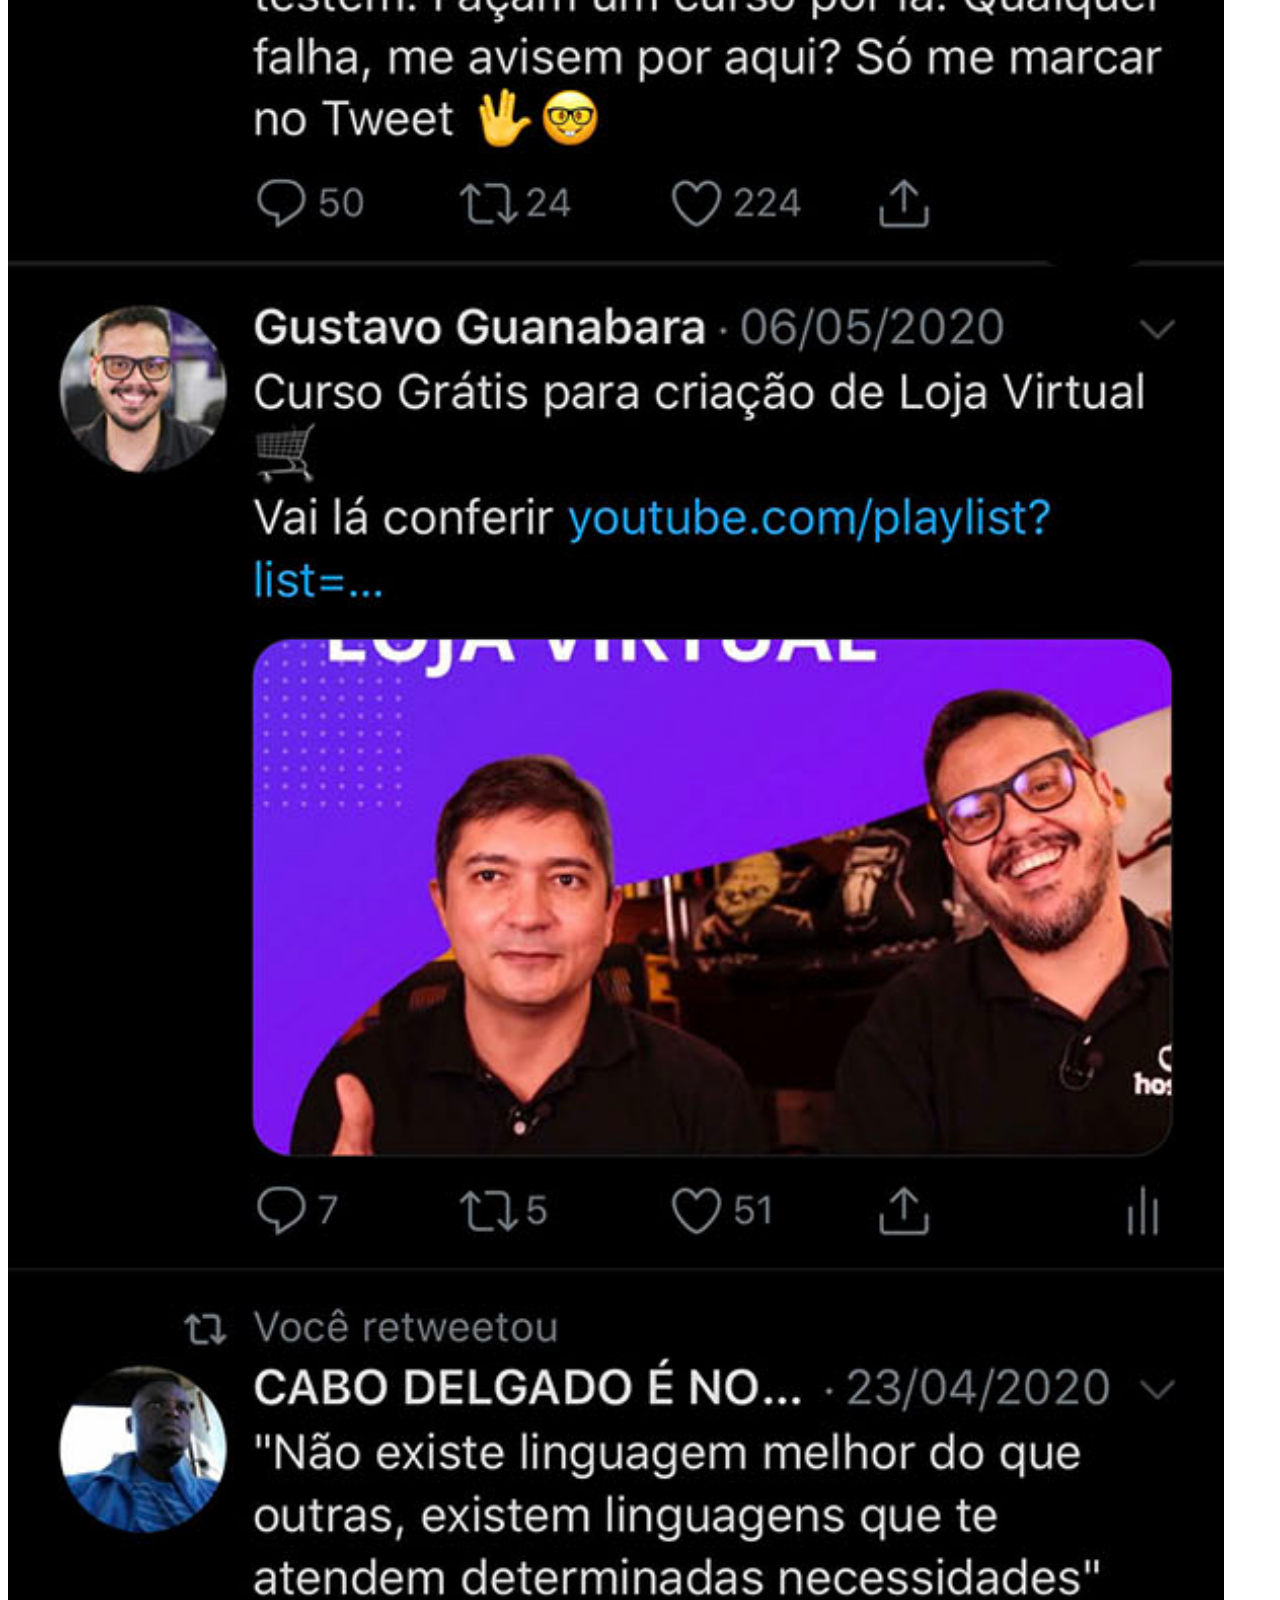
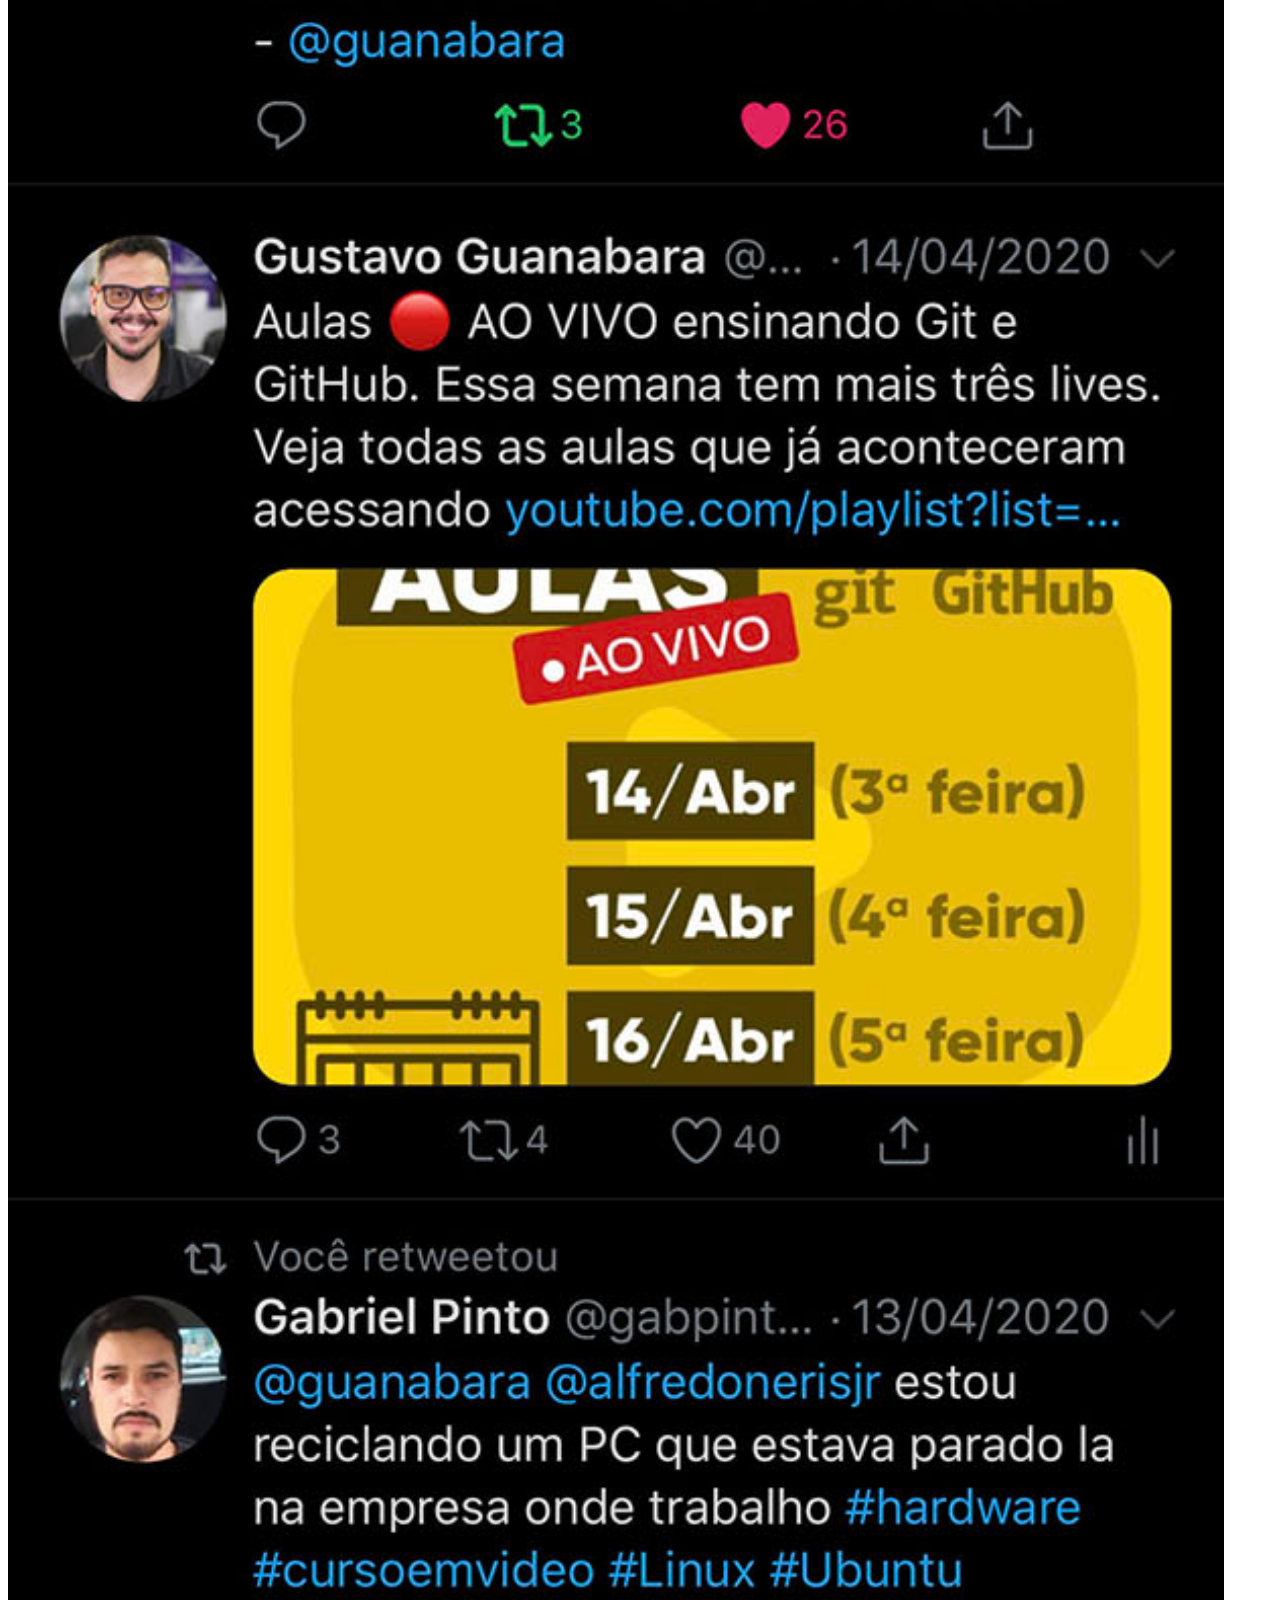
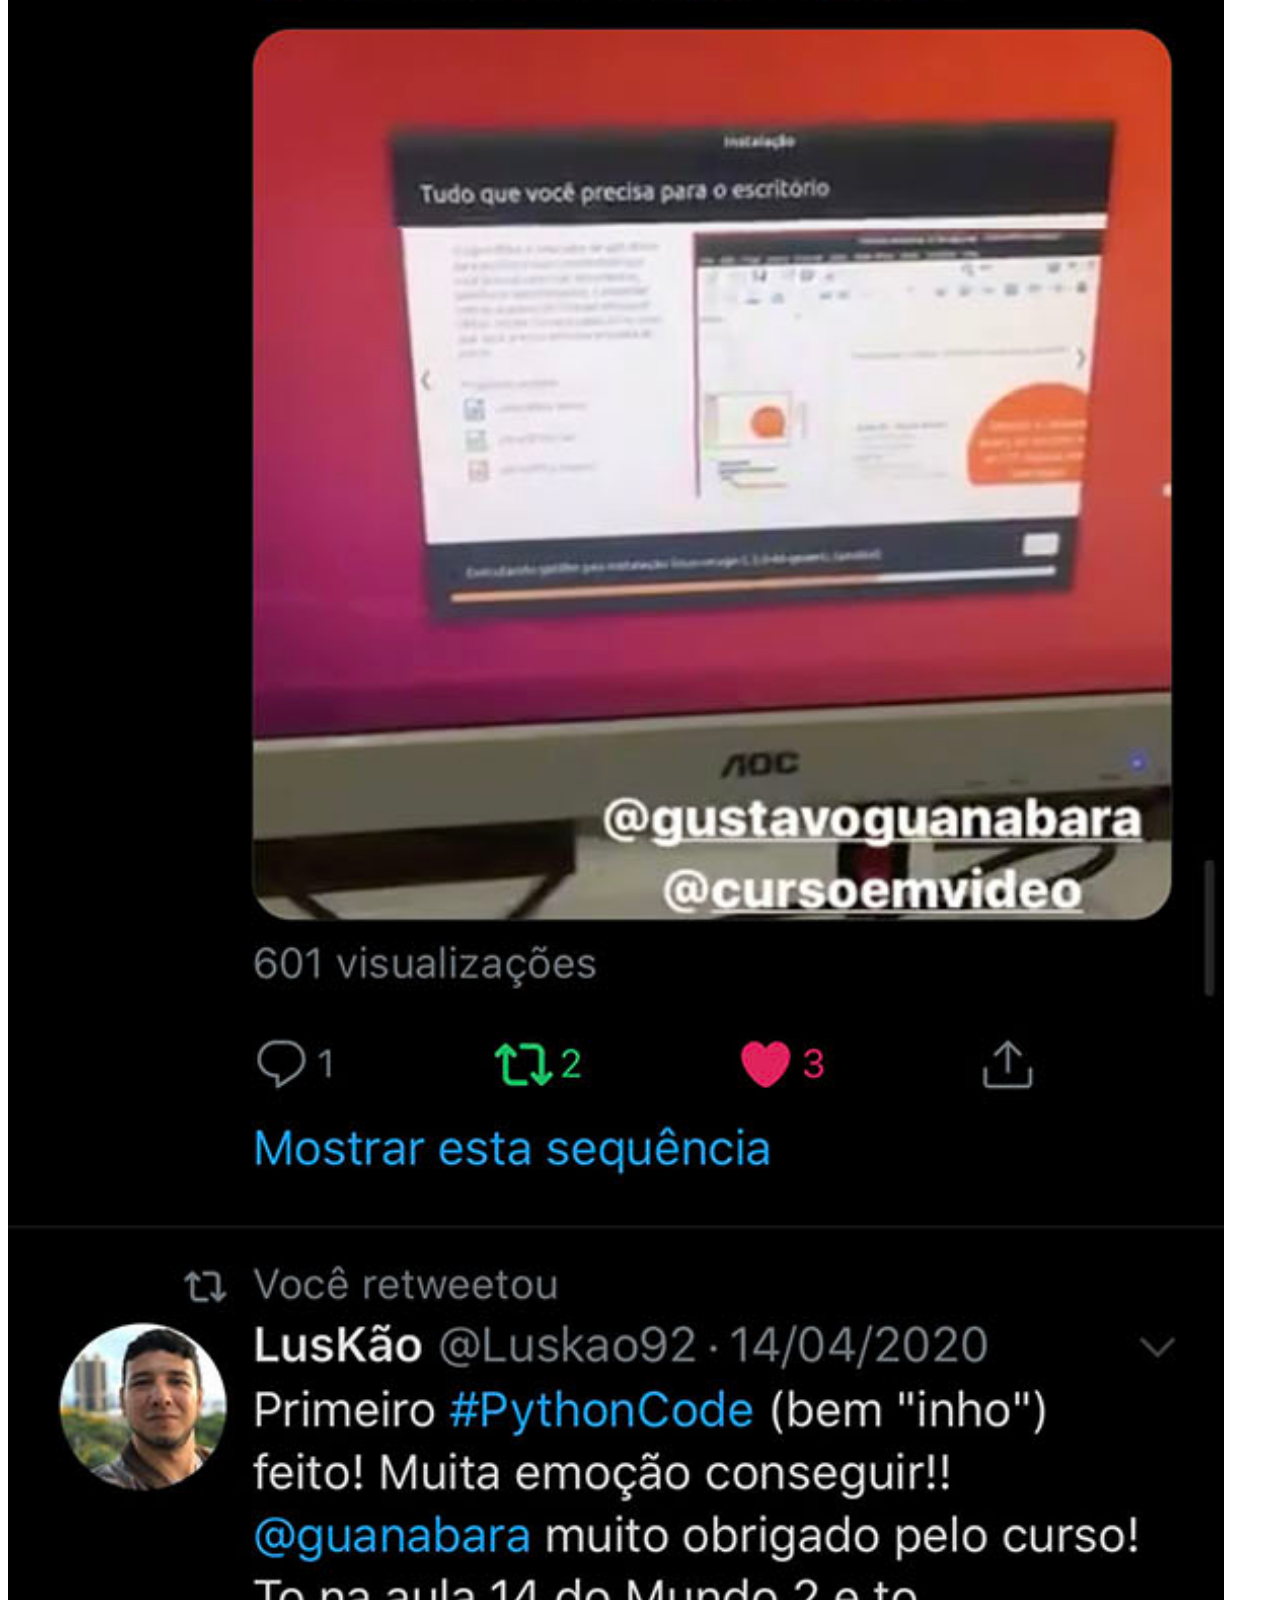
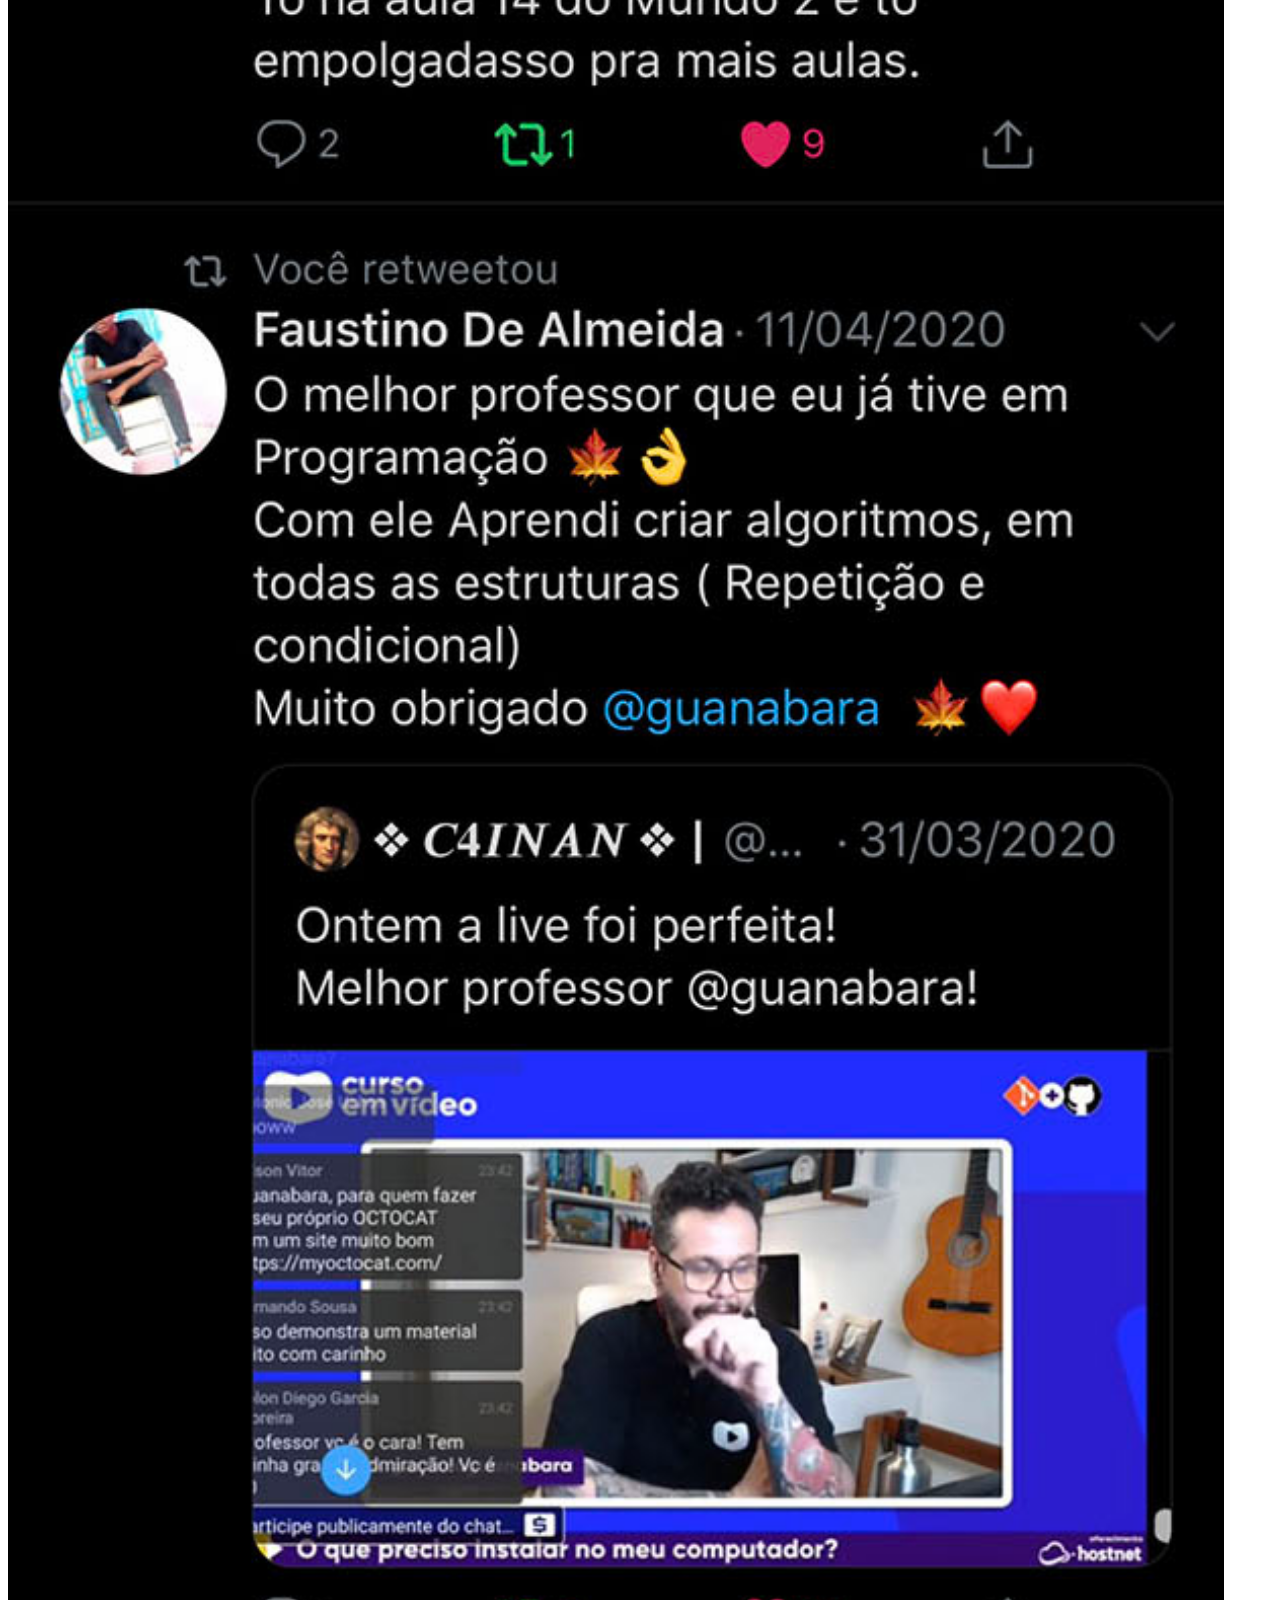
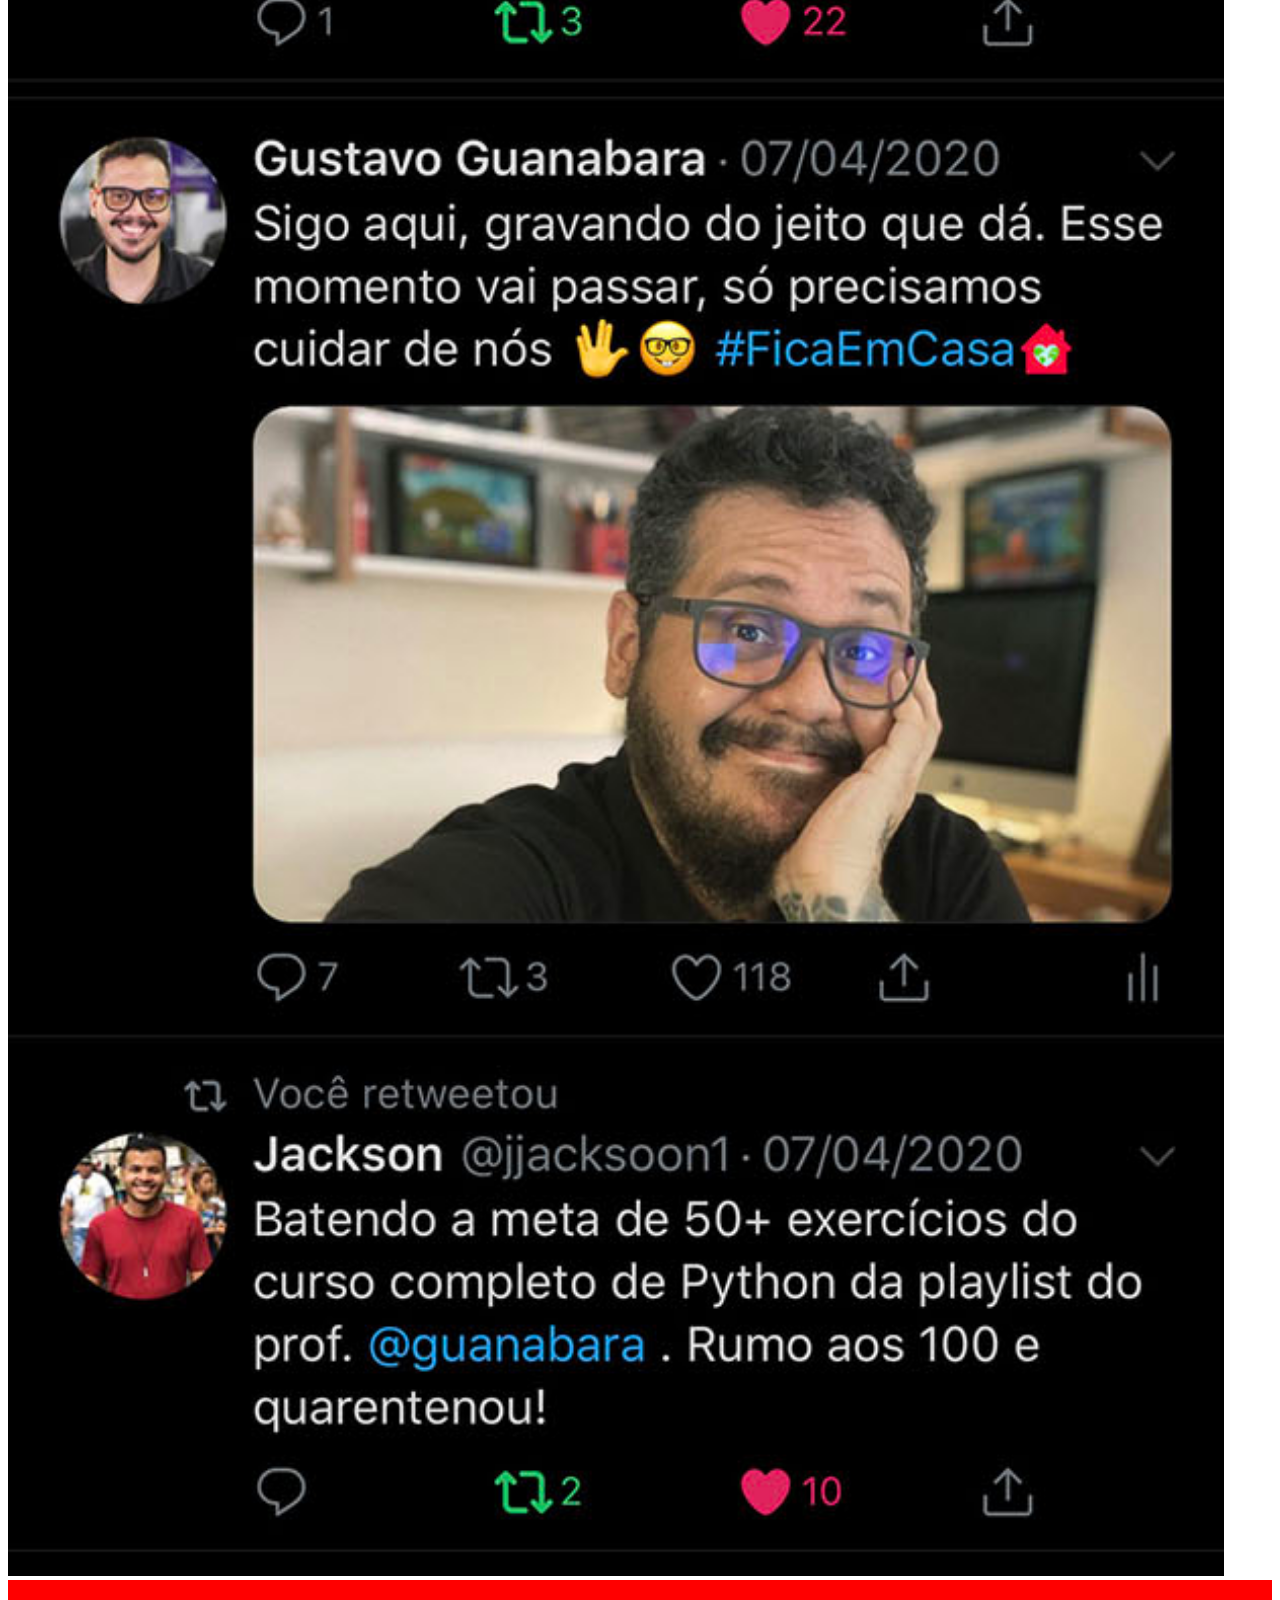
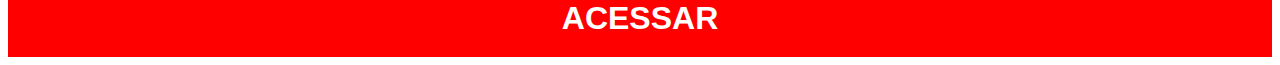
<file: HTML_GUANABARA/MÓDULO 4/twitter.html>
<!DOCTYPE html>
<html lang="pt-br">
<head>
    <meta charset="UTF-8">
    <meta http-equiv="X-UA-Compatible" content="IE=edge">
    <meta name="viewport" content="width=device-width, initial-scale=1.0">
    <title>Document</title>
    <link rel="stylesheet" href="estilos/styletelas.css">
</head>
<body>
    <img src="imagens/tela-twitter.jpg" alt="twitter">
    <a href="https://twitter.com" target="_blank">ACESSAR</a>
</body>
</html>
</file>
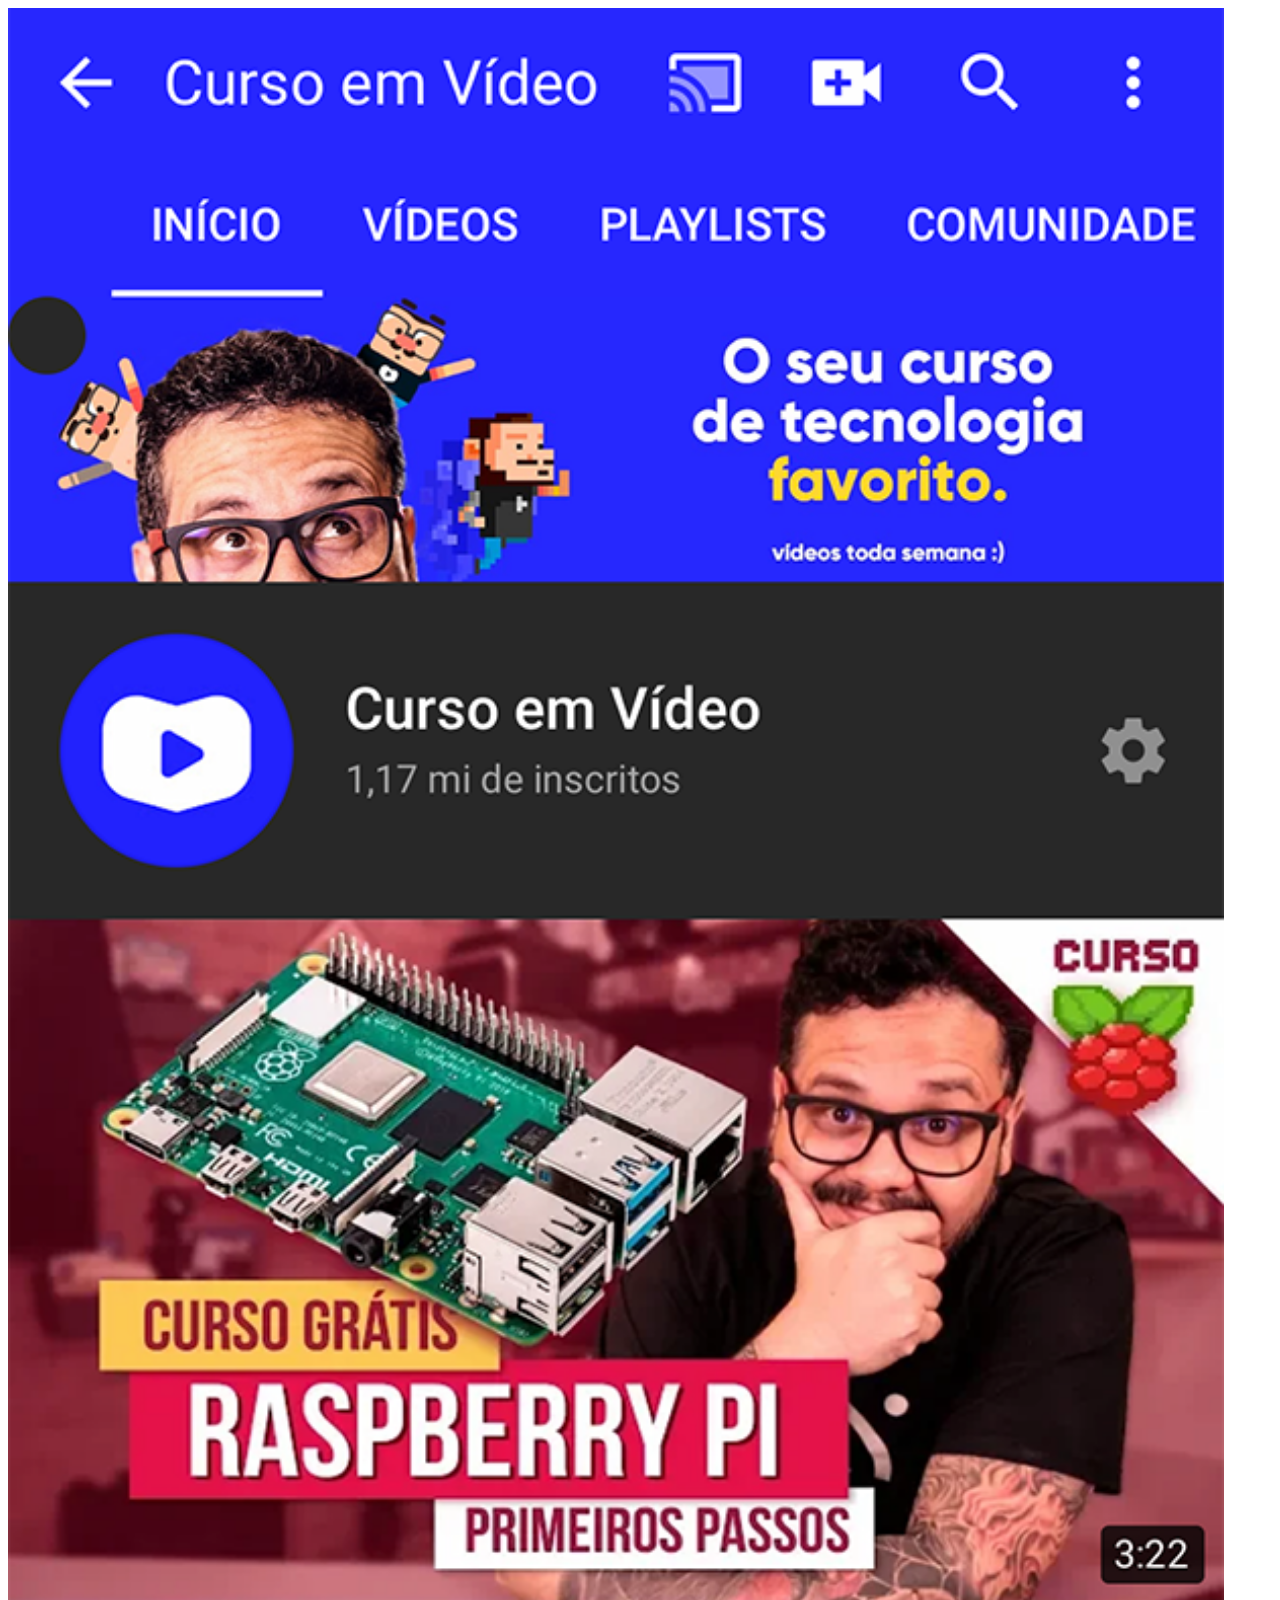
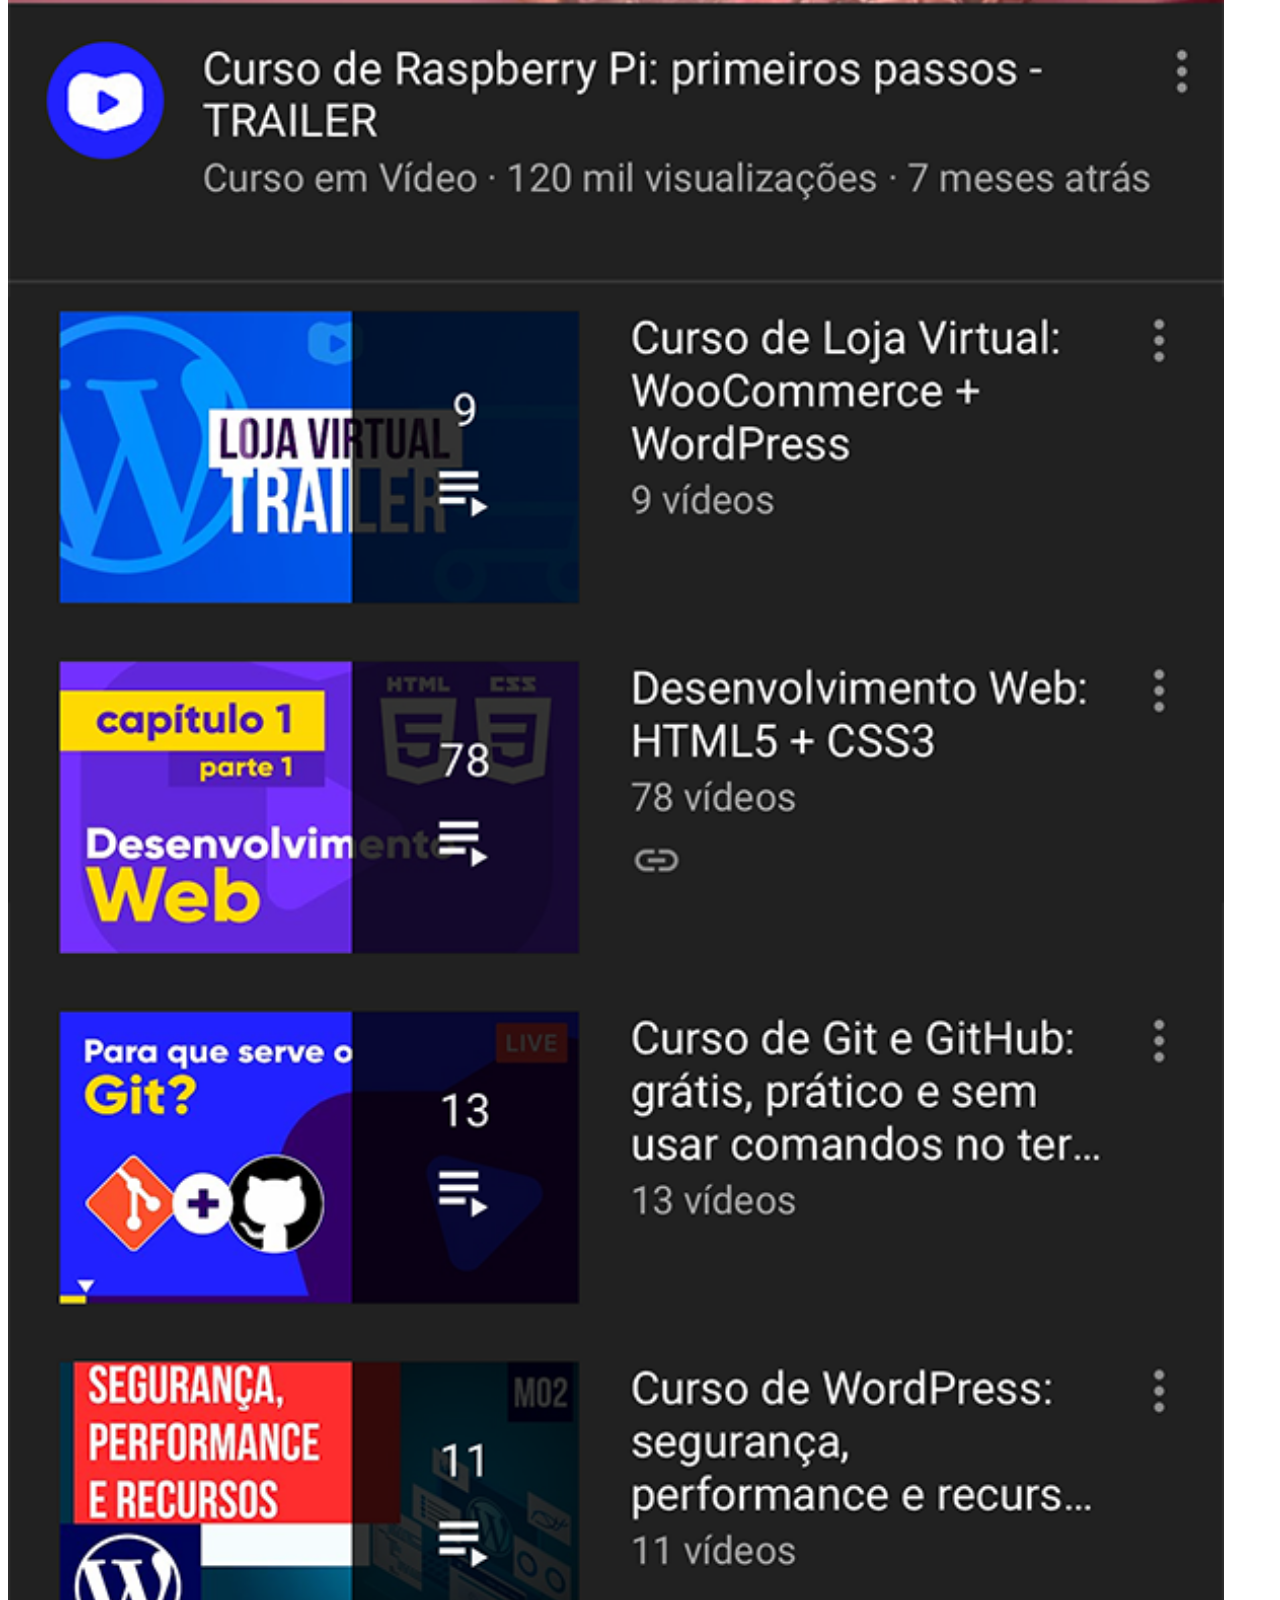
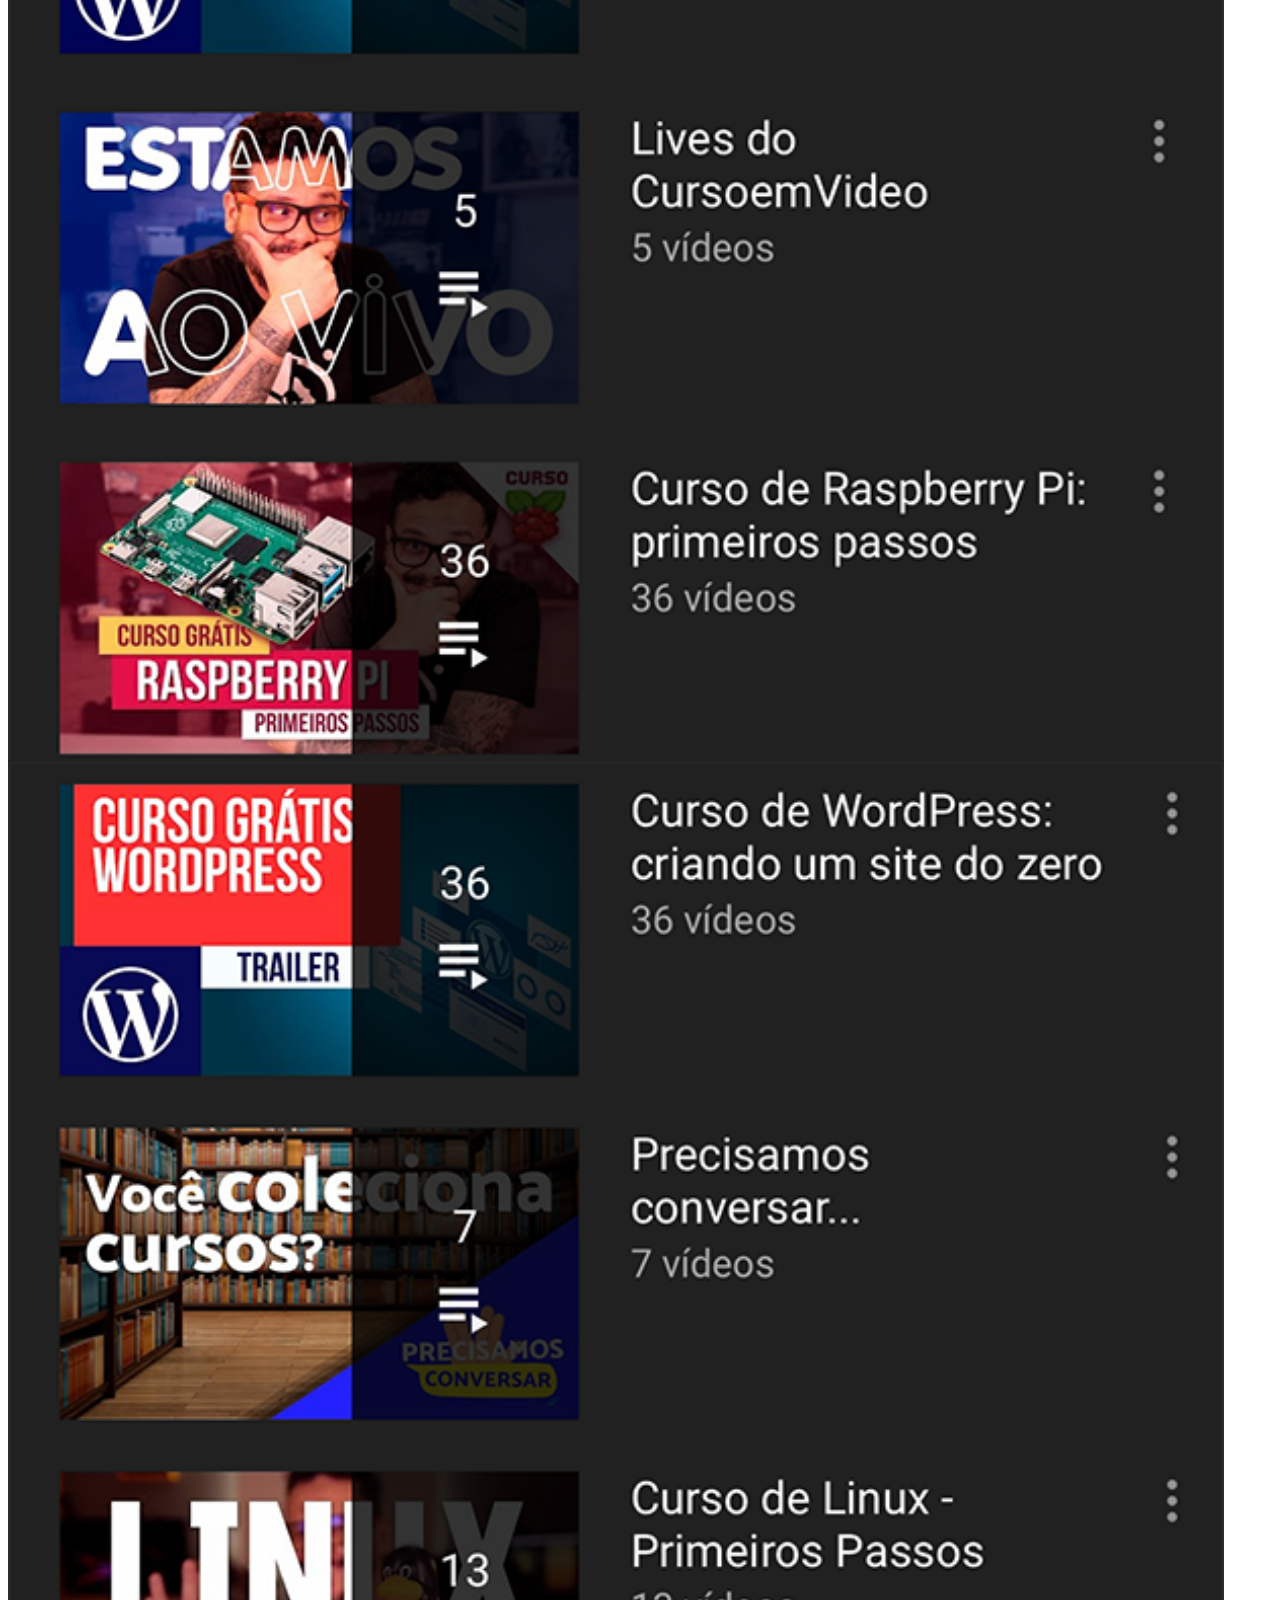
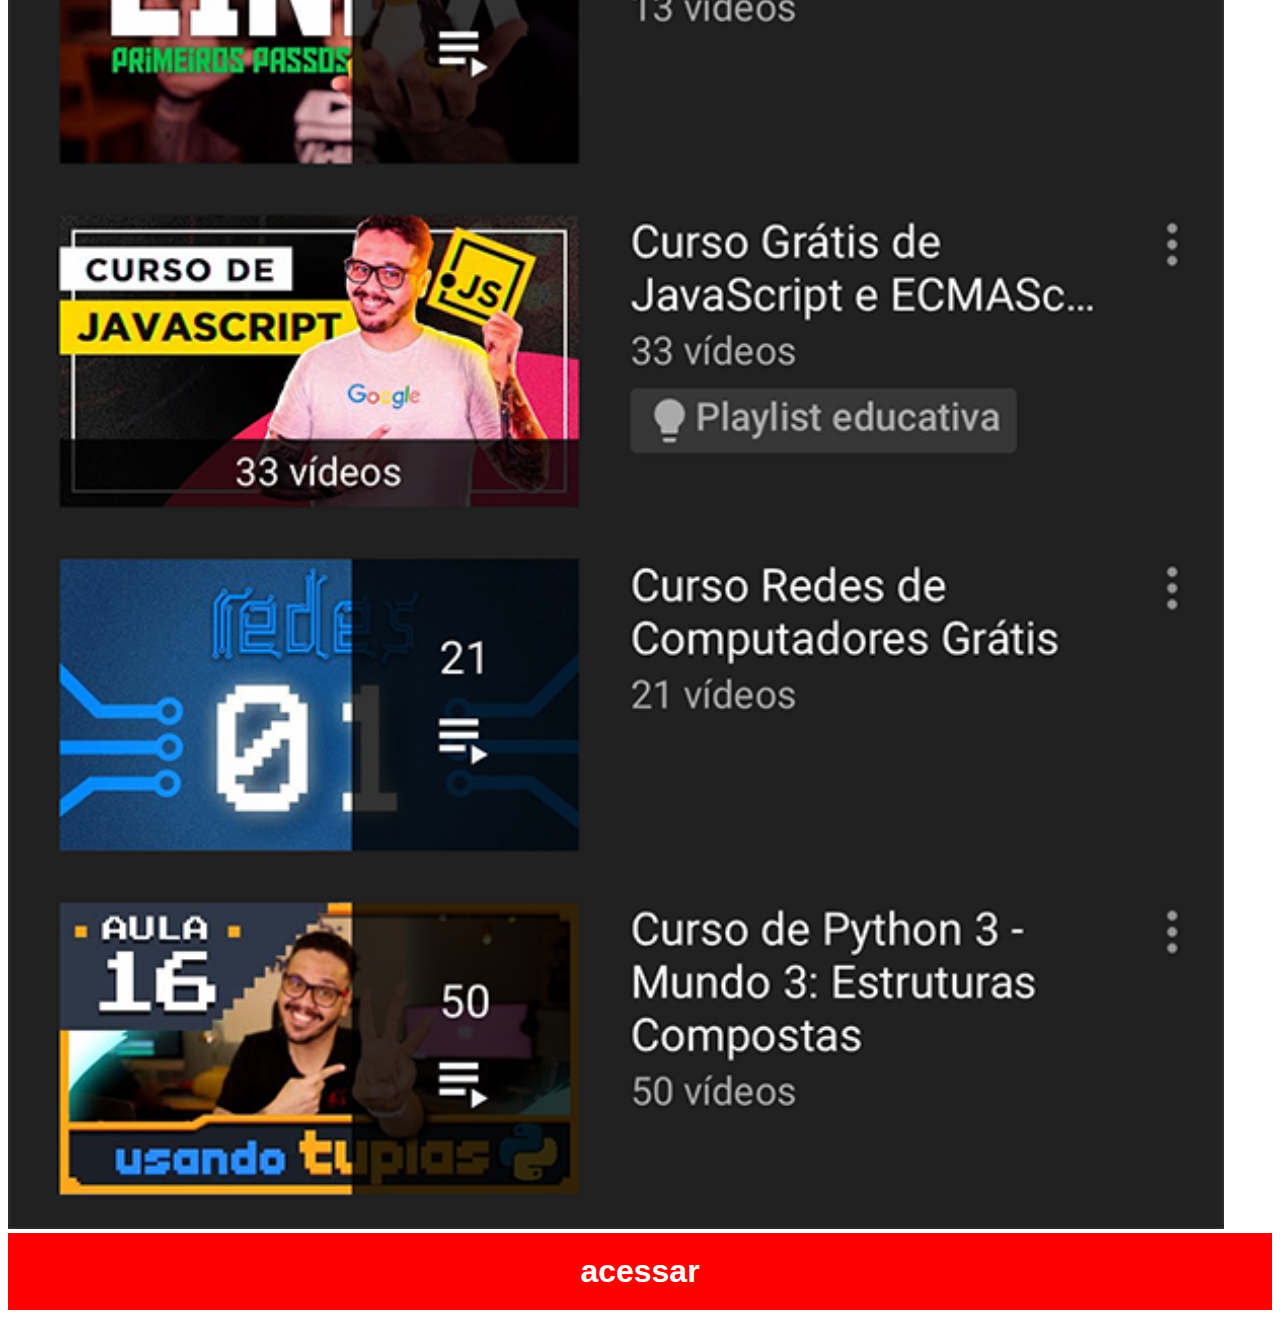
<file: HTML_GUANABARA/MÓDULO 4/ytb.html>
<!DOCTYPE html>
<html lang="pt-br">
<head>
    <meta charset="UTF-8">
    <meta http-equiv="X-UA-Compatible" content="IE=edge">
    <meta name="viewport" content="width=device-width, initial-scale=1.0">
    <title>Document</title>
    <link rel="stylesheet" href="estilos/styletelas.css">
</head>
<body>
    <img src="imagens/tela-youtube.png" alt="youtube">
    <a href="https://youtube.com.br" target="_blank"> acessar</a>
</body>
</html>
</file>
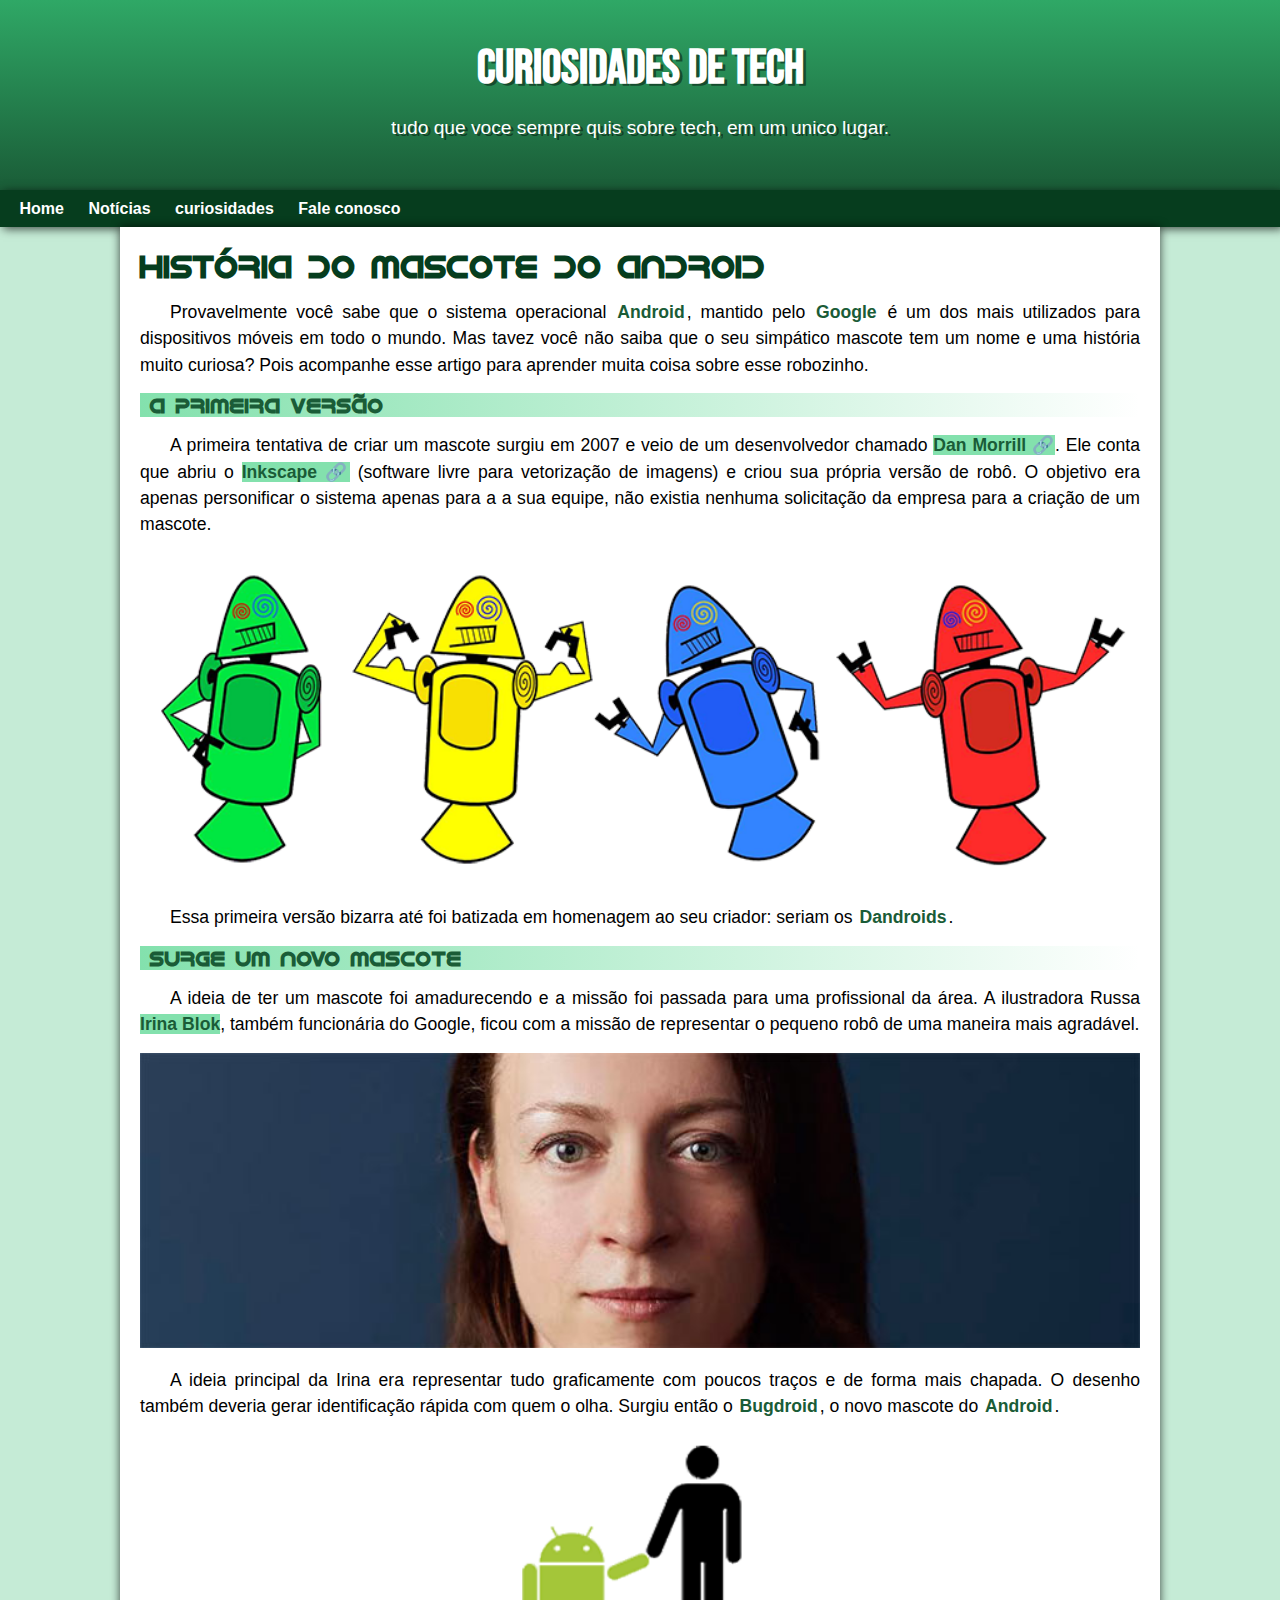
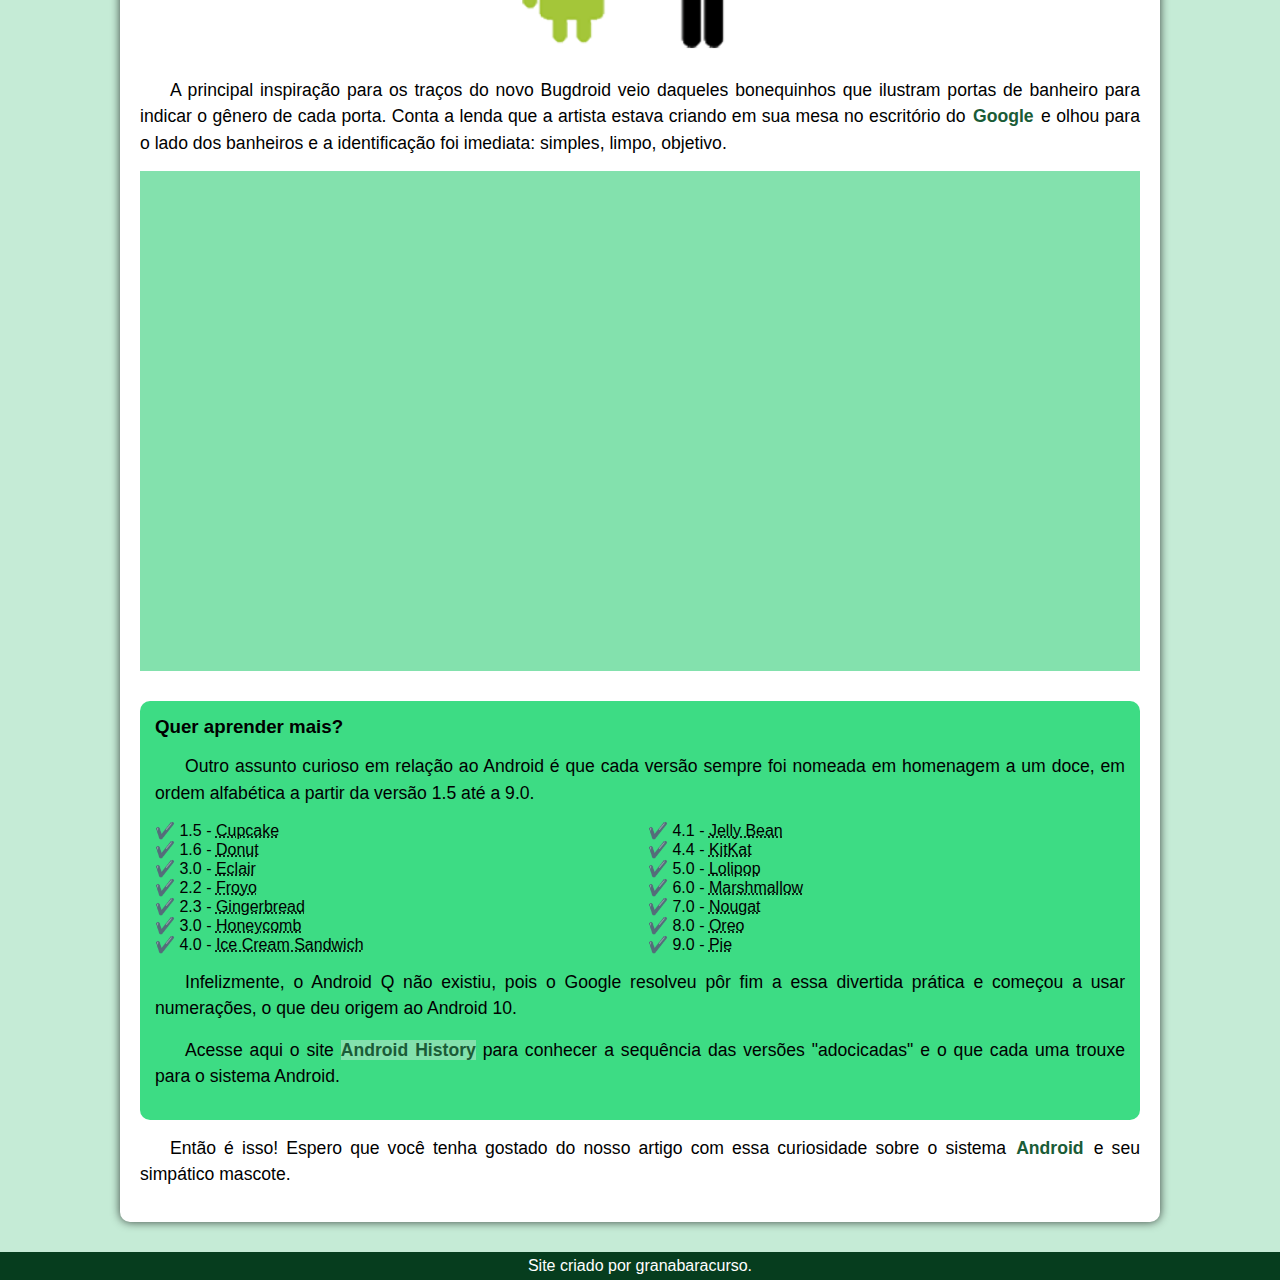
<file: HTML_GUANABARA/MÓDULO 2/Projeto_LVL0/projeto0.html>
<!DOCTYPE html>
<html lang="pt-br">

<head>
    <meta charset="UTF-8">
    <meta http-equiv="X-UA-Compatible" content="IE=edge">
    <meta name="viewport" content="width=device-width, initial-scale=1.0">
    <title>projeto guanabara</title>
    <link rel="shortcut icon" href="imagens/favicon.ico" type="image/x-icon">
    <link rel="stylesheet" href="estilo/style.css">
</head>

<body>
    <header>
        <h1>Curiosidades de Tech</h1>
        <p>tudo que voce sempre quis sobre tech, em um unico lugar.</p>
    </header>
    <nav>
        <a href="#">Home</a>
        <a href="#">Notícias</a>
        <a href="#">curiosidades</a>
        <a href="#">Fale conosco</a>
    </nav>
    <main>
        <article>
            <h1>História do Mascote do Android</h1>

            <p>Provavelmente você sabe que o sistema operacional <strong>Android</strong>, mantido pelo
                <strong>Google</strong> é um dos mais utilizados para dispositivos móveis em todo o mundo. Mas tavez
                você não saiba que o seu simpático mascote tem um nome e uma história muito curiosa? Pois acompanhe esse
                artigo para aprender muita coisa sobre esse robozinho.</p>

            <h2>A primeira versão</h2>

            <p>A primeira tentativa de criar um mascote surgiu em 2007 e veio de um desenvolvedor chamado <a
                    class='externo'
                    href="https://www.thedrum.com/news/2013/01/06/googles-dan-morrill-reveals-rejected-android-mascot-designs"
                    target="_blank">Dan Morrill</a>. Ele conta que abriu o <a class='externo'
                    href="https://inkscape.org/pt-br/" target="_blank">Inkscape</a> (software livre para vetorização de
                imagens) e criou sua própria versão de robô. O objetivo era apenas personificar o sistema apenas para a
                a sua equipe, não existia nenhuma solicitação da empresa para a criação de um mascote.</p>

            <picture>
                <source media="(max-width: 600px)" srcset="imagens/dan-droids-pq.png">
                <img src="imagens/dan-droids.png" alt="primeiro mascote do android">
            </picture>

            <p>Essa primeira versão bizarra até foi batizada em homenagem ao seu criador: seriam os
                <strong>Dandroids</strong>.</p>

            <h2>Surge um novo mascote</h2>

            <p>A ideia de ter um mascote foi amadurecendo e a missão foi passada para uma profissional da área. A
                ilustradora Russa <a href="https://www.irinablok.com/" target="_blank">Irina Blok</a>, também
                funcionária do Google, ficou com a missão de representar o pequeno robô de uma maneira mais agradável.
            </p>

            <picture>
                <source media="(max-width: 600px)" srcset="imagens/irina-blok-pq.jpg">
                <img src="imagens/irina-blok.jpg" alt="Irina Blok, criadora do Bugdroid">
            </picture>

            <p>A ideia principal da Irina era representar tudo graficamente com poucos traços e de forma mais chapada. O
                desenho também deveria gerar identificação rápida com quem o olha. Surgiu então o
                <strong>Bugdroid</strong>, o novo mascote do <strong>Android</strong>.</p>

            <img class="pequena" src="imagens/bugdroid.png" alt="Bugdroid">
            <!--esta imagem fica ruim muito grande, então ela em especifico irá ter outra limitação.-->

            <p>A principal inspiração para os traços do novo Bugdroid veio daqueles bonequinhos que ilustram portas de
                banheiro para indicar o gênero de cada porta. Conta a lenda que a artista estava criando em sua mesa no
                escritório do <strong>Google</strong> e olhou para o lado dos banheiros e a identificação foi imediata:
                simples, limpo, objetivo.</p>

            <div class="video"><iframe width="560" height="315" src="https://www.youtube.com/embed/l2UDgpLz20M"
                    title="YouTube video player" frameborder="0"
                    allow="accelerometer; autoplay; clipboard-write; encrypted-media; gyroscope; picture-in-picture; web-share"
                    allowfullscreen></iframe></div>

            <aside><!--conteudo alternativo.-->
                <h3>Quer aprender mais?</h3>
                <p>Outro assunto curioso em relação ao Android é que cada versão sempre foi nomeada em homenagem a um
                    doce, em ordem alfabética a partir da versão 1.5 até a 9.0.</p>
                <ul>
                    <li>1.5 - <abbr title="bolo de copo">Cupcake</abbr></li>
                    <li>1.6 - <abbr title="rosquinha">Donut</abbr></li>
                    <li>3.0 - <abbr title="bomba">Eclair</abbr></li>
                    <li>2.2 - <abbr title="iogurte congelado">Froyo</abbr></li>
                    <li>2.3 - <abbr title="biscoito de gengibre">Gingerbread</abbr></li>
                    <li>3.0 - <abbr title="favo de mel">Honeycomb</abbr></li>
                    <li>4.0 - <abbr title="sanuiche de sorvete">Ice Cream Sandwich</abbr></li>
                    <li>4.1 - <abbr title="jujuba">Jelly Bean</abbr></li>
                    <li>4.4 - <abbr title="kitkat">KitKat</abbr></li>
                    <li>5.0 - <abbr title="pirulito">Lolipop</abbr></li>
                    <li>6.0 - <abbr title="marshmallow">Marshmallow</abbr></li>
                    <li>7.0 - <abbr title="torrone">Nougat</abbr></li>
                    <li>8.0 - <abbr title="Oreo">Oreo</abbr></li>
                    <li>9.0 - <abbr title="torta">Pie</abbr></li>
                </ul>
                <p>Infelizmente, o Android Q não existiu, pois o Google resolveu pôr fim a essa divertida prática e
                    começou a usar numerações, o que deu origem ao Android 10.</p>
                <p>Acesse aqui o site <a href="https://www.android.com/intl/pt_pt/history/" target="_blank">Android
                        History</a> para conhecer a sequência das versões "adocicadas" e o que cada uma trouxe para o
                    sistema Android.</p>
            </aside>

            <p>Então é isso! Espero que você tenha gostado do nosso artigo com essa curiosidade sobre o sistema
                <strong>Android</strong> e seu simpático mascote.</p>
        </article>
    </main>
    <footer>
        <p>Site criado por granabaracurso.</p>
    </footer>
</body>

</html>
</file>
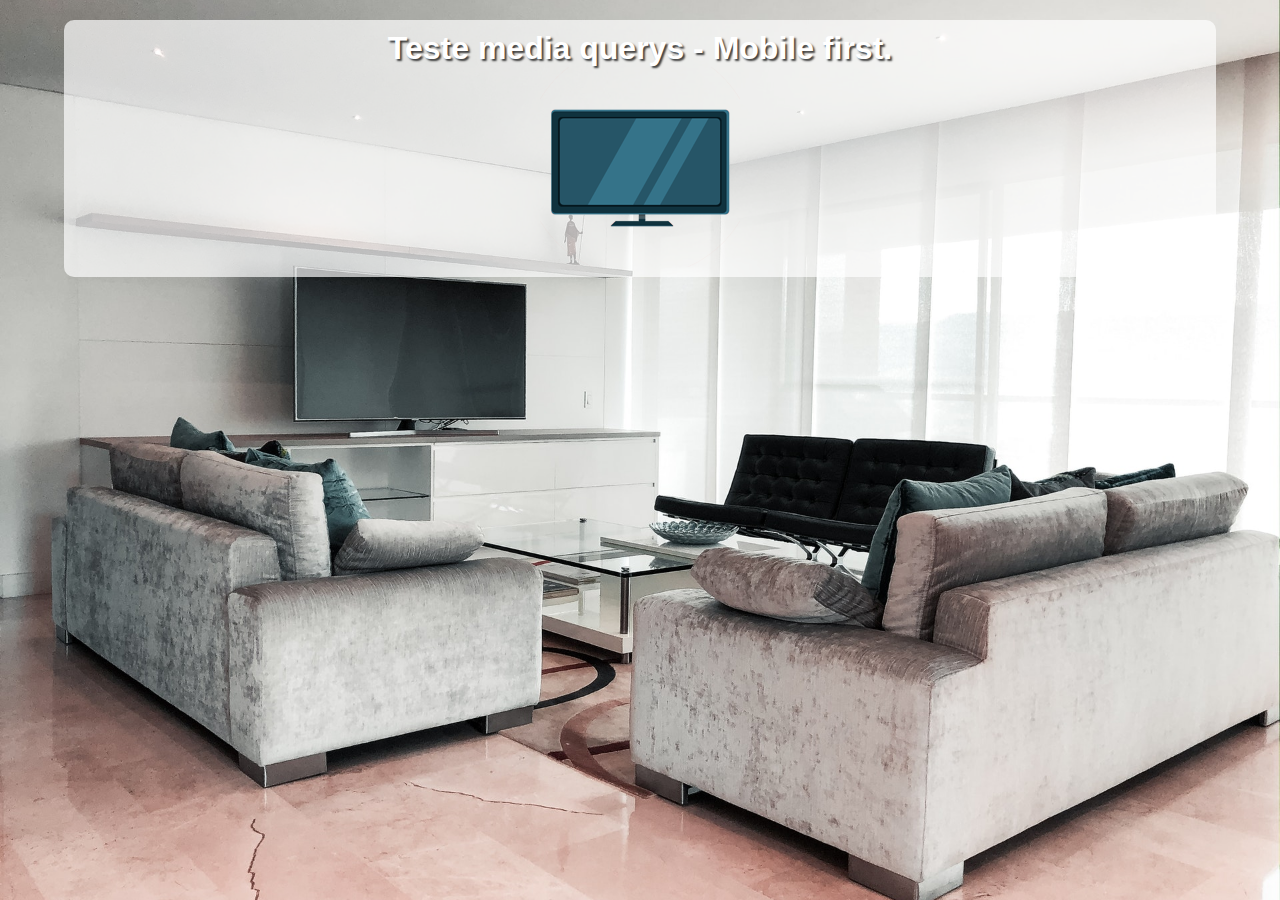
<file: HTML_GUANABARA/MÓDULO 4/Media Querys/query.html>
<!DOCTYPE html>
<html lang="pt-br">

<head>
    <meta charset="UTF-8">
    <meta http-equiv="X-UA-Compatible" content="IE=edge">
    <meta name="viewport" content="width=device-width, initial-scale=1.0">
    <title>Media Querys</title>
    <link rel="stylesheet" href="../estilos/estilosGERAL.css" media="all">
    <link rel="stylesheet" href="../estilos/mediaquery.css">
</head>

<body>
    <main>
        <h1>Teste media querys - Mobile first.</h1>
        <img id="phone" src="../imagens/icon-phone.png" alt="acessando via smartphone">
        <img id="tablet" src="../imagens/icon-tablet.png" alt="acessando via tablet">
        <img id="print" src="../imagens/icon-print.png" alt="versão para impressão">
        <img id="pc" src="../imagens/icon-pc.png" alt="versão para desktop">
        <img id="tv" src="../imagens/icon-tv.png" alt="versão para tv">
    </main>

</body>

</html>
</file>
<file: HTML_GUANABARA/MÓDULO 2/estilo.css>
@charset "UTF-8";
@import url('https://fonts.googleapis.com/css2?family=Babylonica&display=swap');
/*fonta obtida no googlefonts, 'dafonts' é uma opção tbm.*/

/*exemplo importação de fonte - 'Babylonica'*/
body {
    background-image: linear-gradient(to bottom, #0310AD, #1E2FFA, #57FA05);
    font: italic normal 1em 'Times New Roman', Times, Serif;
    /* font-family: 'Times New Roman', Times, serif; */
    /* em é o tamanho em relação a altura do M maiusculo de determinada fonte. Normalmente 16px = 1em */
    /* font-size: 1em; */
    /* font-weight: normal; */
    /* font-style: italic; é possivel fazer estas 4 configurações de fonte (style -> weight -> size -> family) em uma unica linha. */


}

main {
    background-color: white;
    border-radius: 20px;
    /*deixa as bordas arredondadas*/
    box-shadow: 10px 10px 15px #01052c98;
    /*1o é para a horizontal, 2o é para vertical, 3o é efeito de blur ou espalhamento, 4 a cor*/
    width: 600px;
    /*largura*/
    padding: 10px;
    /*borda(tem top, right, bottom, left) SENTIDO HORARIO*/
    margin: auto;
    /*margin(tem top, right, bottom, left) SENTIDO HORARIO, auto - deixa o conteudo sempre no meio da tela*/
}

h1 {
    font: italic normal 3em Babylonica;
    color: #3AAD00;
    text-align: center;
    text-shadow: 1px 1px 1px #0207418d;

}

h2 {
    color: #57FA05;
}

h2#primario {
    /*o id é quando apenas ESTE h2 ira ter estas caracteristicas*/
    color: #1E2FFA;
}

p {
    text-align: justify;
    /* text-decoration: underline; */
}

.paragrafo {
    /*classes são para quando multiplos elementos que terão estas caracteristicas varias vezes durante o programa*/
    text-align: justify;
    text-indent: 40px;
    text-decoration: underline;
}

.paragrafo2 {
    text-align: justify;
    font-weight: bold;
}

div {
    background-color: gray;
    border: 1px solid black;
    /*width -> style -> cor*/
    height: 200px;
    width: 195px;
    text-align: center;
    display: inline-block;
    /*para mostrar na mesma linha - o 'div' é um block(ocupa uma linha inteira cada elemento,) e este comando display transforma em inline, colocando todos os elementos div na mesma linha.*/
    margin: auto;
}

div:hover {
    /*: representa uma pseudo-classe*/
    background-color: #0310AD;
}

nav {
    background-color: aqua;
    border-radius: 20px;
    padding-left: 20px;
    box-shadow: 12px 9px 15px 4px rgba(0, 0, 0, 0.393);
}

nav>a {
    margin-right: 30px;
    text-decoration: none;
}

nav>a:hover {
    color: red;
    text-decoration: underline;
}

article {
    background-color: lightgray;
    padding-left: 5px;
}

article>aside {
    background-color: grey;
}

footer {
    background-color: black;
    color: white;
    text-align: center;
}
</file>
<file: HTML_GUANABARA/MÓDULO 3/style.css>
@charset "UTF-8";



table {
    width: 400px;
    /* height: 400px; */
    border-collapse: collapse;
    /*junta as linhas da border, o padrao é 'separate*/
    position: relative;
}

thead>tr>th {
    /*prender o cabeçalho no scroll.*/
    position: sticky;
    top: 0px;
    background-color: lightcoral;
}

caption {
    font-size: 1.5em;
    font-weight: bold;
    background-color: lightgrey;
    padding: 10px;
}

td,
th {
    border: 1px solid black;
    padding: 8px;
    text-align: center;
    vertical-align: top;
}

tbody>tr:nth-child(odd)

/*efeito zebrado*/
    {
    background-color: grey;
}

thead,
tfoot {
    background-color: lightcoral;
}

.numero {
    text-align: right;
    vertical-align: middle;
}

col.cnome {
    /*melhor forma de configurar coluna inteira.*/
    background-color: yellow;
}

col.cfilme {
    /*melhor forma de configurar coluna inteira.*/
    background-color: aqua;
}

div#container {
    /*deixa a tabela responsiva ao tamanho da janela, rolando apenas a tabela e não a janela inteira*/
    overflow-x: auto;
}
</file>
<file: HTML_GUANABARA/MÓDULO 4/estilos/style.css>
@charset "UTF-8";

* {
    margin: 0px;
    padding: 0px;
    font-family: Arial, Helvetica, sans-serif;
}

html,
body {
    height: 100vh;
    width: 100vw;
    background: url(../imagens/fundo-madeira.jpg) no-repeat top center;
    background-size: cover;
    background-attachment: fixed;
}

main {
    height: 100vh;
    position: relative;
    /*configurando o main como relative para que depois possa deixar o section absolute preso no meio da tela.*/
}

section#telefone {
    position: absolute;
    top: 50%;
    /*configuração para deixar a section responsivamente no meio da tela, o translate é usado para corrigir para o centro. É recomendável usar um backgroound color no main e na section até achar o tamanho exato.*/
    left: 50%;
    transform: translate(-50%, -50%);

    height: 627px;
    /*abrindo  a imagem no GIMP é possivel obter as configurações de altura e largura*/
    width: 311px;
    background: url(../imagens/frame-iphone.png) no-repeat;

}

section#redes-sociais {
    text-align: right;
}

section#redes-sociais img {
    width: 50px;
    height: 50px;
    margin: 10px;
    border-radius: 50%;
    /*50% deixa a imagem redonda.*/
    box-shadow: 2px 2px 5px rgba(0, 0, 0, 0.456);
    box-sizing: border-box;
    /*a borda passa a fazer parte da caixa, melhorando o efeito de hover quando cria a borda em cima da imagem.*/
}

section#redes-sociais img:hover {
    border: 2px solid white;
    transform: translate(-3px, -3px);
    box-shadow: 5px 5px 10px black;
    transition: transform 0.3s;
}

iframe#tela {
    position: relative;
    top: 80px;
    left: 23px;
    width: 265px;
    /*ajustando os tamanhos até ficar adequado.*/
    height: 471px;
}
</file>
<file: HTML_GUANABARA/MÓDULO 1/estilo.css>
@charset "utf-8";

body {
    background-color: aqua;
    font-family: 'Times New Roman', Times, serif;
    font-size: 20px;
}

h1 {
    color: red;
}

h2 {
    color: blue;
}

p {
    text-align: justify;
}
</file>
<file: HTML_GUANABARA/MÓDULO 4/estilos/estilos_menu.css>
@charset "UTF-8";

* {
    font-family: Arial, Helvetica, sans-serif;
    margin: 0px;
    padding: 0px;
}

main {
    background-color: lightgray;
    width: 90vw;
    margin: auto;
    padding: 10px;
    border-radius: 10px;
    margin-top: 10px;
}

header {
    background-color: gray;
}

header>h1 {
    padding: 10px;
    text-align: center;
}

i#menu {
    display: block;
    text-align: center;
    color: white;
    background-color: black;
    padding: 10px;
    cursor: pointer;
}

i#menu:hover {
    background-color: white;
    color: black;
}

menu {
    display: none;
}

menu>ul {
    list-style-type: none;
}

menu>ul>li>a {
    display: block;
    padding: 10px;
    text-decoration: none;
    background-color: rgb(69, 66, 66);
    color: white;
    text-align: center;
    border: 2px solid gray;
}

menu>ul>li>a:hover {
    background-color: gray;
}

article>h2 {
    padding-bottom: 10px;
}

article>p {
    text-align: justify;
    margin-bottom: 10px;
    text-indent: 20px;
}
</file>
<file: HTML_GUANABARA/MÓDULO 4/estilos/menu_mediaquery.css>
@charset "UTF-8";

@media screen and (min-width: 768px) {
    i#menu {
        display: none;
    }

    menu {
        display: block;
    }

    menu>ul>li {
        display: inline-block;
    }

    main {
        width: 768px;
    }
}
</file>
<file: HTML_GUANABARA/MÓDULO 4/estilos/estilo_tela_login.css>
@charset "UTF-8";
/*
    PALETA DE CORES:
    VERDE: #49a09d
    LILÁS: #5f2c82
*/

* {
    font-family: system-ui, -apple-system, BlinkMacSystemFont, 'Segoe UI', Roboto, Oxygen, Ubuntu, Cantarell, 'Open Sans', 'Helvetica Neue', sans-serif;
    padding: 0px;
    margin: 0px;
    box-sizing: border-box;
}

body,
html {
    background-color: #5f2c82;
    height: 100vh;
    width: 100vw;
}

main {
    position: relative;
    height: 100vh;
    width: 100vw;
}

section#login {
    position: absolute;
    top: 50%;
    left: 50%;
    overflow: hidden;
    /*para deixar a div arredondada também, tudo que estiver fora da borda fica escondido.*/
    background-color: white;
    width: 280px;
    height: 500px;
    border-radius: 20px;
    box-shadow: 2px 2px 10px rgba(0, 0, 0, 0.263);
    transform: translate(-50%, -50%);
    transition: width 1s, heigth 1s;
    transition-timing-function: ease;
}

section#login>div#imagem {
    display: block;
    background: #5f2c82 url(../imagens/wallpaper.jpg) no-repeat;
    height: 200px;
    background-position: center left;
    background-size: cover;
}

section#login>div#formulario {
    display: block;
    padding: 10px;
}

div#formulario>h1 {
    text-align: center;
    margin-bottom: 10px;
}

form {
    /* display: block; */
    text-align: center;
}

form>div.campo {
    background-color: #5f2c82;
    height: 40px;
    border-radius: 5px;
    margin: 5px 0px;
}

div.campo>label {
    display: none;
}

div.campo>input {
    margin-top: 10px;
}

div.campo>i {
    /* background-color: black; */
    font-size: 2em;
    width: 10px;
    padding: 5px;
    float: left;
}

form>input[type=submit] {
    display: block;
    width: 100%;
    height: 40px;
    background-color: #49a09d;
    color: white;
    border-radius: 5px;
    cursor: pointer;
    margin-top: 15px;
}

form>input[type=submit]:hover {
    background-color: #1f4442;

}

form>button {
    display: block;
    width: 100%;
    height: 40px;
    background-color: #49a09d;
    color: white;
    border-radius: 5px;
    cursor: pointer;
    margin-top: 15px;
}

form>button:hover {
    background-color: #1f4442;
}
</file>
<file: HTML_GUANABARA/MÓDULO 4/estilos/estilo_tela_login_QUERYS.css>
@charset "UTF-8";

/*BREAKPOINTS TIPICOS (PODEM ALTERAR)
celular: de 600px até 768px
tablet: até 992px
desktop: até 1200px
grandes telas: acima de 1200pxx
*/
@media screen and (min-width: 768px) and (max-width: 992px) {
    body {
        background-image: linear-gradient(to top, #49a09d, #5f2c82);
    }

    section#login {
        width: 80vw;
        height: 350px;
    }

    section#login>div#imagem {
        float: left;
        width: 30%;
        height: 100%;
    }

    section#login>div#formulario {
        float: right;
        width: 70%;
        /* height: 100%; */
    }
}

@media screen and (min-width: 992px) {
    body {
        background-image: linear-gradient(to top, #49a09d, #5f2c82);
    }

    section#login {
        width: 950px;
        height: 350px;
    }

    section#login>div#imagem {
        float: left;
        width: 50%;
        height: 100%;
    }

    section#login>div#formulario {
        float: right;
        width: 50%;
    }
}
</file>
<file: HTML_GUANABARA/MÓDULO 4/estilos/styletelas.css>
@charset "UTF-8";

        * {
            padding: 0px;
            border: 0px;
            font-family: Arial, Helvetica, sans-serif;
        }
        img {
            width: 95vw;
        }

        a {
            display: block;
            text-align: center;
            text-decoration: none;
            font-weight: bolder;
            font-size: 2em;
            background-color: red;
            padding: 20px;
            color: white;
        }

        a:hover {
            background-color: blue;
        }
        ::-webkit-scrollbar { /*esconde o scrollbar*/
            width: 0px;
            height: 0px;
        }
</file>
<file: HTML_GUANABARA/MÓDULO 2/Projeto_LVL0/estilo/style.css>
@charset "UTF-8";

@import url('https://fonts.googleapis.com/css2?family=Bebas+Neue&display=swap');

@font-face {
    /*fonte baixada*/
    font-family: 'Android';
    src: url('../fontes/idroid.otf') format('opentype');
    font-weight: normal;
}

/*USANDO VARIÁVEIS.*/
:root {
    /*pseudo-classe, tudo que eu definir em root, servirá para todo o documento.*/
    --cor0: #c5ebd6;
    --cor1: #83e1ad;
    --cor2: #3ddc84;
    --cor3: #2fa866;
    --cor4: #1a5c37;
    --cor5: #063d1e;

    --fonte-padrao: Arial, Verdana, Helvetica, sans-serif;
    --fonte-destaque: 'Bebas Neue', cursive;
    --fonte-android: 'Android', cursive;
}

/*para melhorar a estrutura dos elementos, irei tirar todos os paddings e margins.*/
*

/*indica todos os elementos*/
    {
    margin: 0px;
    padding: 0px;
}

body {
    background-color: var(--cor0);
    font-family: var(--fonte-padrao);

}

header {
    background-image: linear-gradient(to bottom, var(--cor3), var(--cor4));
    min-height: 150px;
    text-align: center;
    padding-top: 40px;
    text-shadow: 3px 2px rgba(0, 0, 0, 0.459);
}

header>h1 {
    color: white;
    font-family: var(--fonte-destaque);
    margin-bottom: 20px;
    font-size: 3em;

}

header>p {
    color: white;
    font-family: var(--fonte-padrao);
    font-size: 1.2em;
    max-width: 500px;
    margin: auto;
}

nav {
    box-shadow: 3px 2px 9px rgba(0, 0, 0, 0.668);
    font-weight: bold;
    background-color: var(--cor5);
    padding: 9.5px;
}

nav>a {
    color: white;
    text-decoration: none;
    padding: 10px;
    border-radius: 5px;
    transition-duration: 0.5s;
    /*delay para ação do hover*/
}

nav>a:hover {
    background-color: var(--cor3);
}

div.video {
    background-color: #83e1ad;
    margin-bottom: 30px;
    position: relative;
    padding-bottom: 50%;
}

div.video>iframe {
    position: absolute;
    top: 5%;
    left: 5%;
    width: 90%;
    height: 90%;
}

main {
    background-color: white;
    max-width: 1000px;
    min-width: 300px;
    margin: auto;
    margin-bottom: 30px;
    /*para separar do rodapé.*/
    border-bottom-left-radius: 10px;
    /*para deixar as bordas apenas embaixo.*/
    border-bottom-right-radius: 10px;
    padding: 20px;
    box-shadow: 0px 0px 10px rgba(0, 0, 0, 0.71);
}

main h1 {
    color: var(--cor5);
    font-family: var(--fonte-android);
}

main h2 {
    font-family: var(--fonte-android);
    color: var(--cor4);
    font-size: 1.3em;
    background-image: linear-gradient(to right, var(--cor1), transparent);
    text-indent: 10px;
}

main p {
    margin: 15px 0px 15px 0px;
    /*margem em cima e embaixo*/
    text-align: justify;
    text-indent: 30px;
    font-size: 1.1em;
    line-height: 1.5em;
}

main a {
    text-decoration: none;
    font-weight: bold;
    background-color: #83e1ad;
    color: #1a5c37;
}

main a:hover {
    text-decoration: underline;

}

main strong {
    font-weight: bold;
    color: var(--cor4);
    padding: 2px;
}

main img {
    width: 100%;
}

main img.pequena {
    max-width: 350px;
    /*para deixar esta imagem centralizada, o 'margin: auto' não iria funcionar pois a imagem não é um bloco, então antes precisa usar um display block.*/
    display: block;
    margin: auto;
}

aside {
    background-color: var(--cor2);
    border-radius: 10px;
    padding: 15px;
}

aside>ul {
    list-style-type: '✔️ ';
    /*ou '\2714'*/
    list-style-position: inside;
    columns: 2;
}

a.externo::after {
    /*::after indica que é depois do link.*/
    content: ' 🔗';
}

footer {
    background-color: var(--cor5);
    color: white;
    text-align: center;
    padding: 5px;
}
</file>
<file: HTML_GUANABARA/MÓDULO 4/estilos/estilosGERAL.css>
@charset "UTF-8";
/*VERSÃO MOBILE FIRST*/

* {
    font-family: Arial, Helvetica, sans-serif;
    font-size: 1em;
    margin: 0px;
    padding: 0px;
    box-sizing: border-box;
    /*para incluir a borda no calculo do tamanho.*/
}

html {
    height: 100vh;
}

body {
    background: black url(../imagens/back-phone.jpg) no-repeat;
    background-position: center center;
    background-size: cover;
}

main {
    background-color: rgba(255, 255, 255, 0.681);
    width: 90vw;
    margin: auto;
    margin-top: 20px;
    border-radius: 10px;
    padding: 10px;
}

h1 {
    text-align: center;
    color: white;
    text-shadow: 2px 2px 2px rgba(0, 0, 0, 0.741);
    font-size: 2em;
}

img {
    display: block;
    margin: auto;
}

img#phone {
    display: block;
}

img#tablet {
    display: none;
}

img#print {
    display: none;
}

img#pc {
    display: none;
}

img#tv {
    display: none;
}
</file>
<file: HTML_GUANABARA/MÓDULO 4/estilos/mediaquery.css>
@charset "UTF-8";
/*TODAS AS OUTRAS VERSÕES.*/

/*BREAKPOINTS TIPICOS (PODEM ALTERAR)
celular: de 600px até 768px
tablet: até 992px
desktop: até 1200px
grandes telas: acima de 1200pxx
*/

@media print {

    /*IMPRESSÃO*/
    * {
        font-family: 'Courier New', Courier, monospace;
    }

    main {
        border: 2px solid black;
    }

    main h1 {
        text-shadow: none;
        color: black;
    }

    body {
        background-image: url(../imagens/back-print.jpg);
        /*desnecessário*/
    }

    img#phone {
        display: none;
    }

    img#tablet {
        display: none;
    }

    img#print {
        display: block;
    }

    img#pc {
        display: none;
    }

    img#tv {
        display: none;
    }

    main::after {
        content: 'conteudo impresso através de media query.';
    }
}


@media screen and (min-width: 768px) and (max-width: 992px) {

    /*TABLET*/
    body {
        background-image: url(../imagens/back-tablet.jpg);
    }

    img#phone {
        display: none;
    }

    img#tablet {
        display: block;
    }

    img#print {
        display: none;
    }

    img#pc {
        display: none;
    }

    img#tv {
        display: none;
    }
}

@media screen and (min-width: 992px) and (max-width: 1200px) {

    /*DESKTOP*/
    body {
        background-image: url(../imagens/back-pc.jpg);
    }

    img#phone {
        display: none;
    }

    img#tablet {
        display: none;
    }

    img#print {
        display: none;
    }

    img#pc {
        display: block;
    }

    img#tv {
        display: none;
    }
}

@media screen and (min-width: 1200px) {

    /*TV*/
    body {
        background-image: url(../imagens/back-tv.jpg);
    }

    img#phone {
        display: none;
    }

    img#tablet {
        display: none;
    }

    img#print {
        display: none;
    }

    img#pc {
        display: none;
    }

    img#tv {
        display: block;
    }
}
</file>
